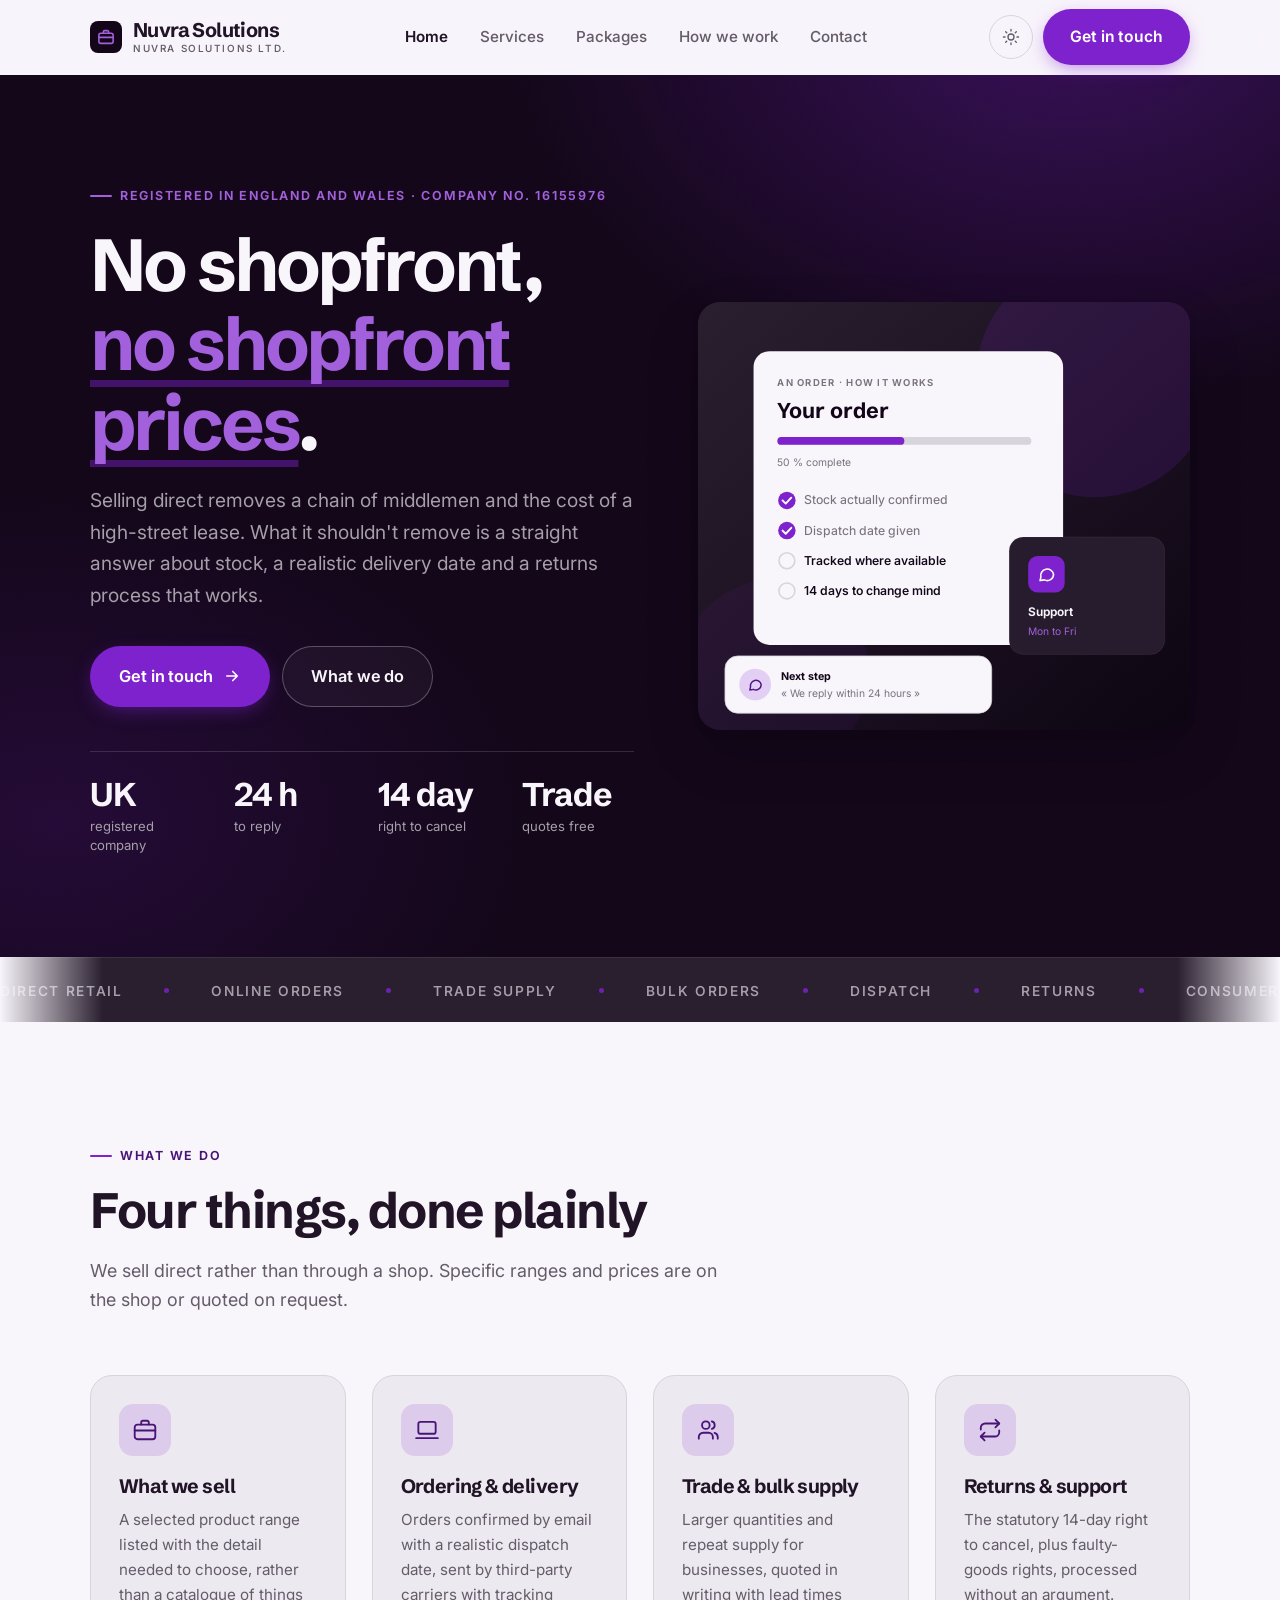
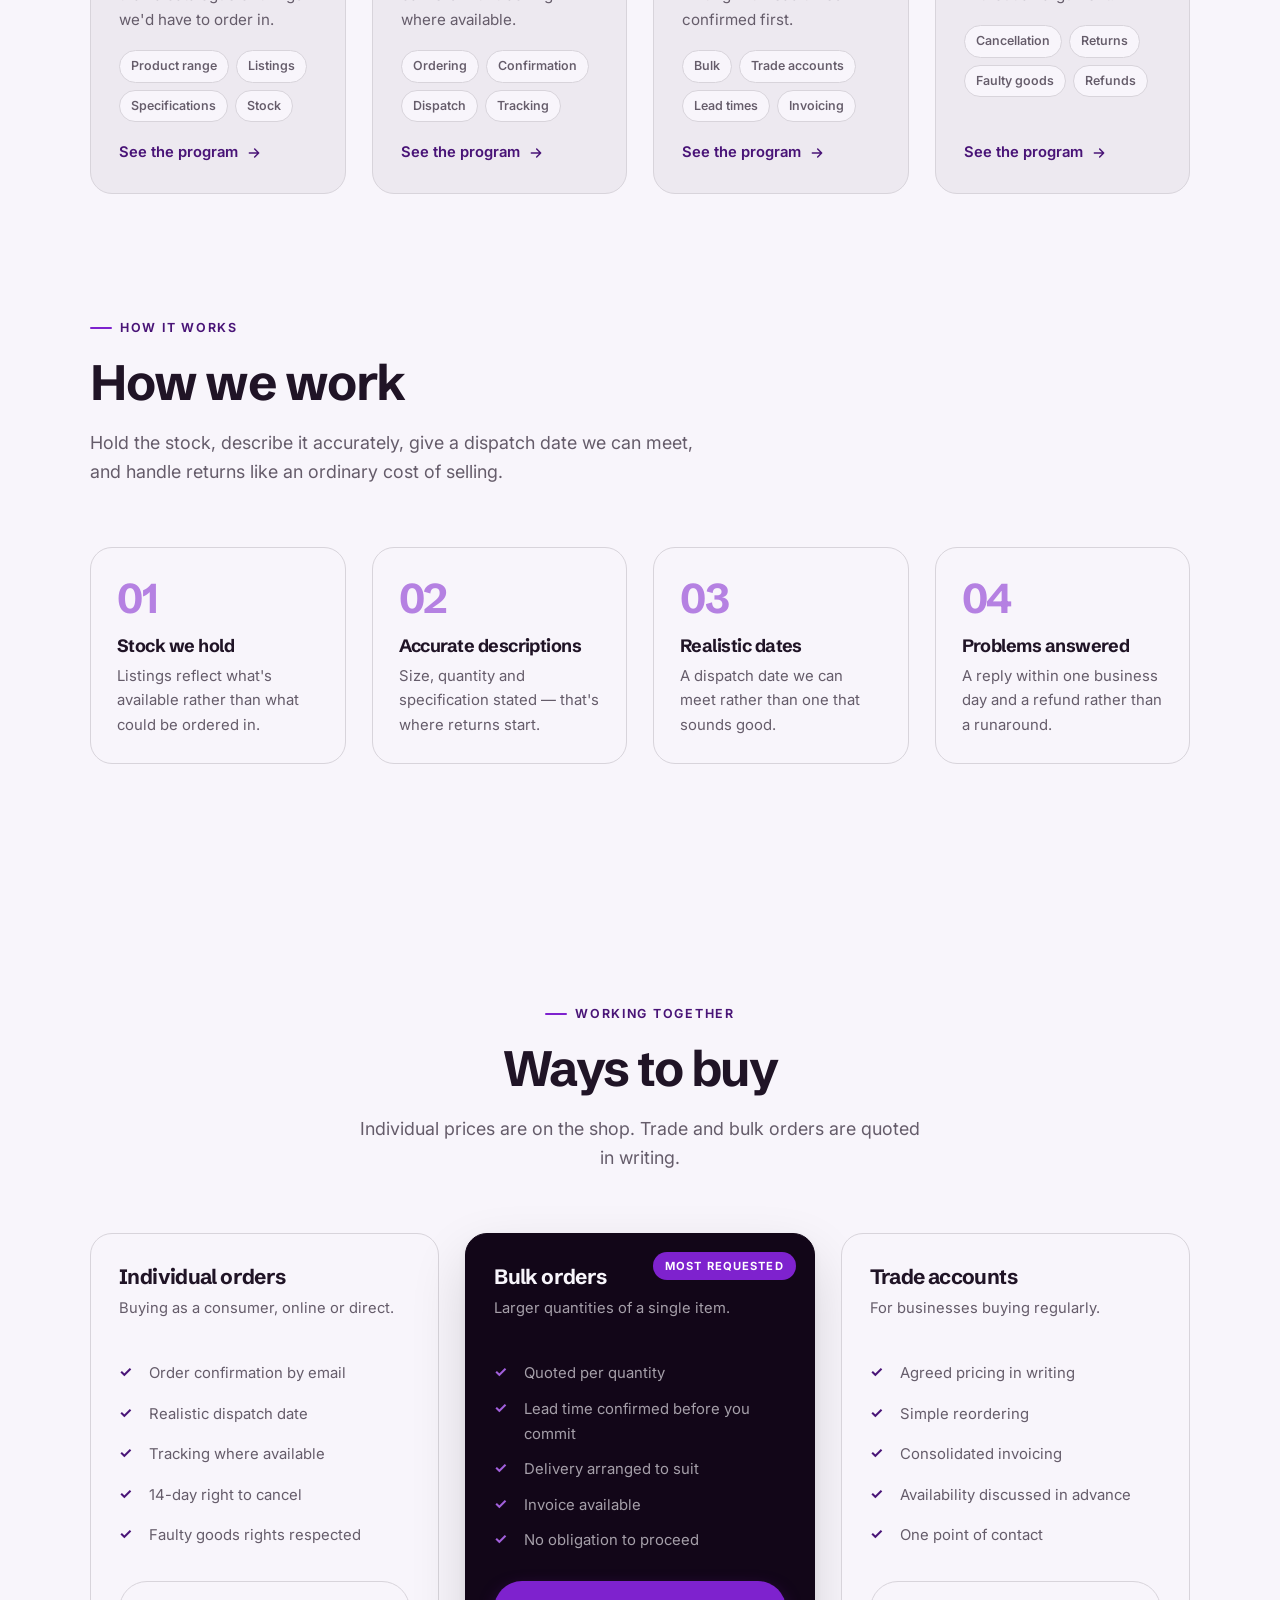
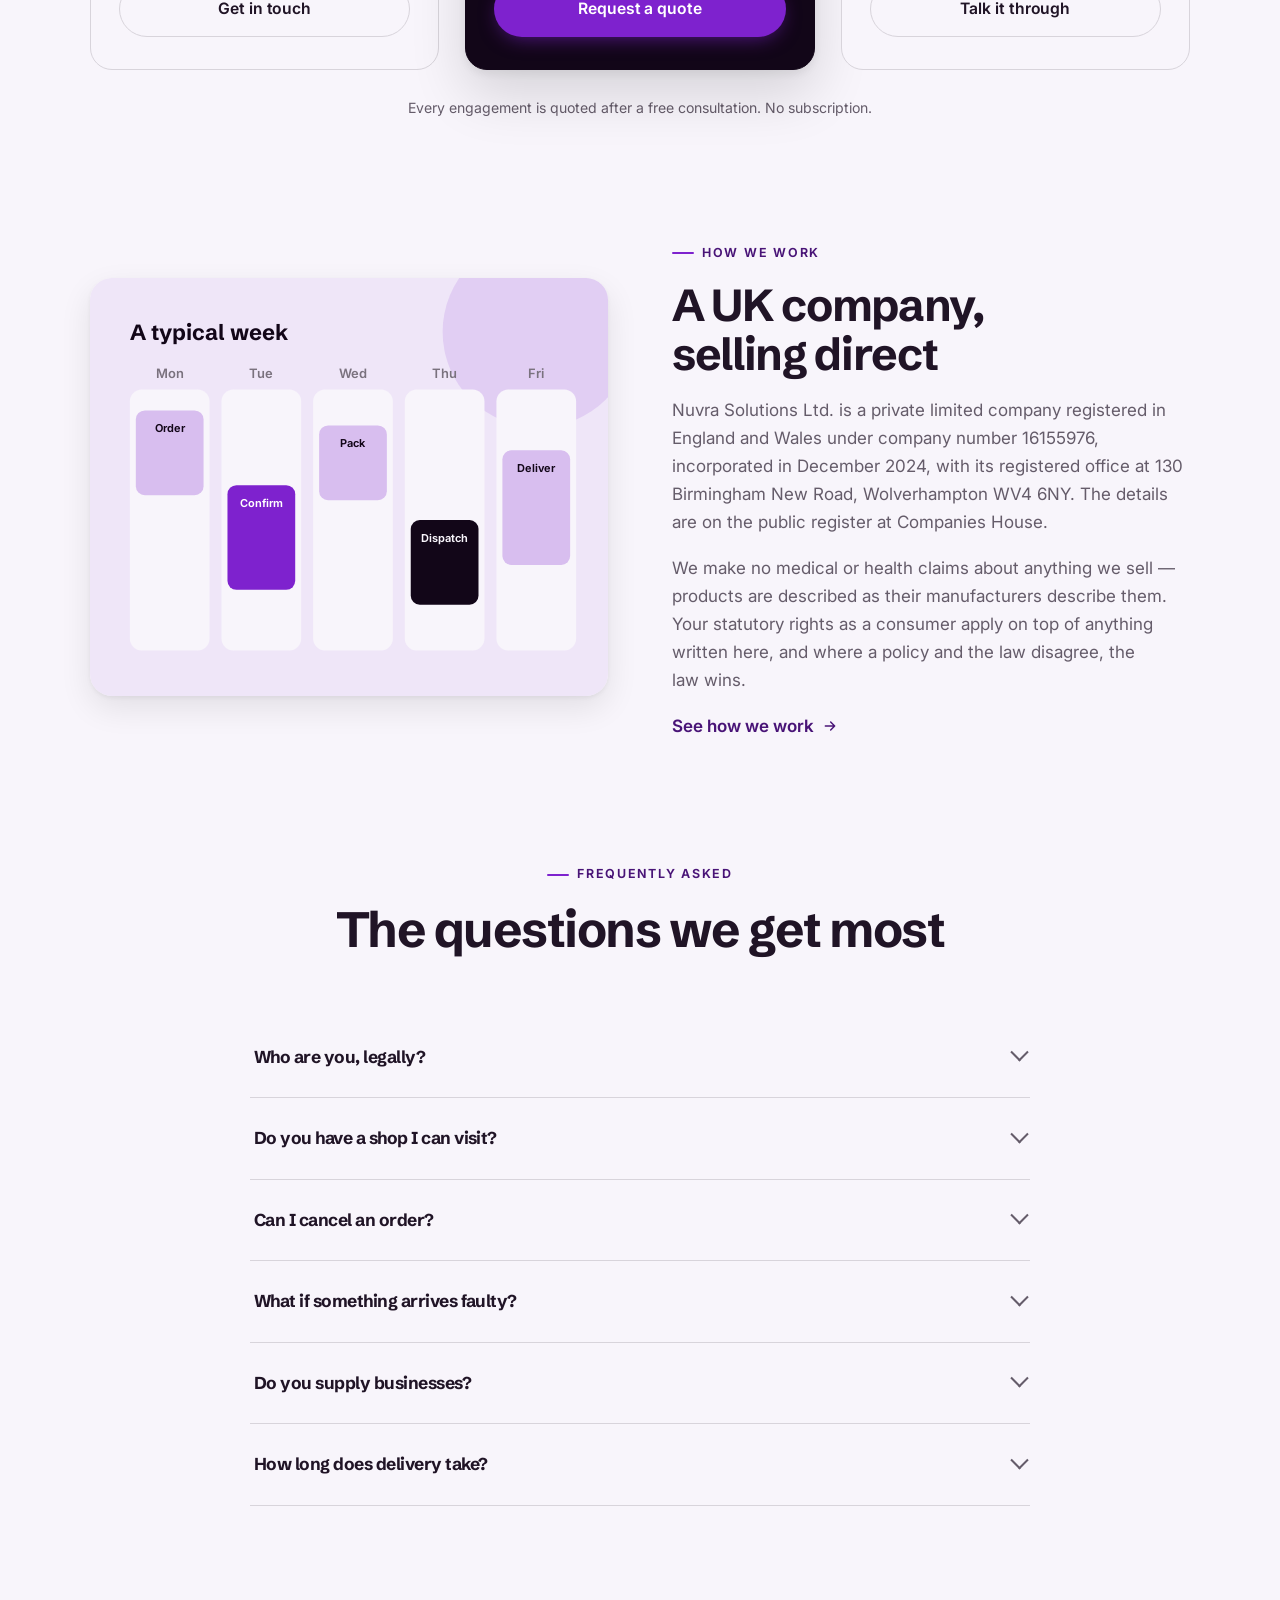
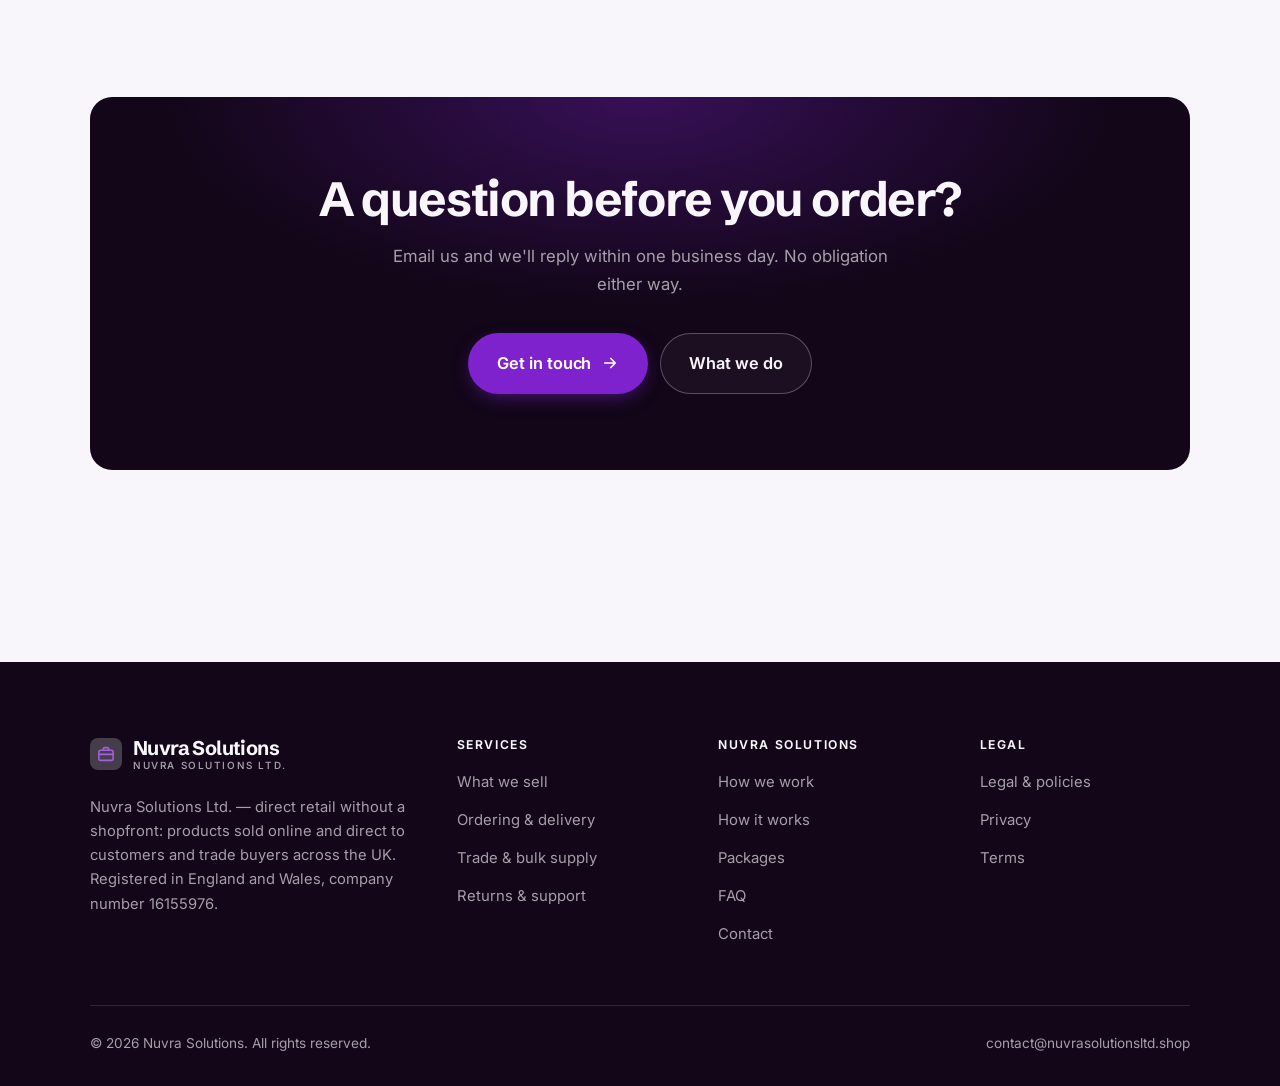
<file: index.html>
<!DOCTYPE html>
<html lang="en" class="no-js">
<head>
<meta charset="utf-8">
<meta name="viewport" content="width=device-width, initial-scale=1">
<title>Nuvra Solutions Ltd. — direct and online retail</title>
<meta name="description" content="Nuvra Solutions Ltd., a UK company selling products direct to customers and trade buyers without a shopfront: online orders, direct sales and bulk supply.">
<link rel="canonical" href="https://nuvrasolutionsltd.shop/">

<meta property="og:type" content="website">
<meta property="og:url" content="https://nuvrasolutionsltd.shop/">
<meta property="og:site_name" content="Nuvra Solutions">
<meta property="og:locale" content="en_US">
<meta property="og:title" content="Nuvra Solutions Ltd. — direct and online retail">
<meta property="og:description" content="Nuvra Solutions Ltd., a UK company selling products direct to customers and trade buyers without a shopfront: online orders, direct sales and bulk supply.">
<meta name="theme-color" content="#120618">

<link rel="icon" href="assets/img/favicon.svg" type="image/svg+xml">
<link rel="preconnect" href="https://fonts.googleapis.com">
<link rel="preconnect" href="https://fonts.gstatic.com" crossorigin>
<link rel="stylesheet" href="https://fonts.googleapis.com/css2?family=Schibsted+Grotesk:wght@400..700&family=Inter:wght@400..700&display=swap">
<link rel="stylesheet" href="assets/css/style.css">

<!-- Thème appliqué avant le premier rendu (évite le flash) -->
<script>
document.documentElement.classList.remove('no-js');
(function(){try{var t=localStorage.getItem('site-theme');if(t){document.documentElement.setAttribute('data-theme',t);}}catch(e){}})();
</script>
<script type="application/ld+json">
{
  "@context": "https://schema.org",
  "@type": "Organization",
  "name": "Nuvra Solutions",
  "url": "https://nuvrasolutionsltd.shop/",
  "email": "contact@nuvrasolutionsltd.shop",
  "description": "Nuvra Solutions Ltd., a UK company selling products direct to customers and trade buyers without a shopfront: online orders, direct sales and bulk supply.",
  "areaServed": "US",
  "knowsLanguage": "en"
}
</script>
</head>

<body>
<a class="skip-link" href="#main">Skip to main content</a>

<header class="site-header">
  <nav class="wrap nav" aria-label="Main navigation">
    <a class="brand" href="index.html">
      <svg class="brand__mark" viewBox="0 0 64 64" aria-hidden="true">
        <rect class="bm-bg" width="64" height="64" rx="16"/>
        <g class="bm-ic" transform="translate(14 14) scale(1.5)" fill="none" stroke-width="2.1" stroke-linecap="round" stroke-linejoin="round"><rect x="2.5" y="7" width="19" height="13.5" rx="2.5"/><path d="M8.5 7V5a1.5 1.5 0 0 1 1.5-1.5h4A1.5 1.5 0 0 1 15.5 5v2M2.5 12.5h19"/></g>
      </svg>
      <span>Nuvra Solutions<span class="brand__sub">Nuvra Solutions Ltd.</span></span>
    </a>

    <ul class="nav__links" id="nav-links">
      <li><a href="index.html" aria-current="page">Home</a></li>
      <li><a href="programs.html">Services</a></li>
      <li><a href="index.html#pricing">Packages</a></li>
      <li><a href="about.html">How we work</a></li>
      <li><a href="contact.html">Contact</a></li>
      <li><a class="btn btn--primary" href="contact.html">Get in touch</a></li>
    </ul>

    <div class="nav__cta">
      <button class="theme-toggle" type="button" aria-label="Switch to dark theme">
        <svg class="icon-sun" viewBox="0 0 24 24" fill="none" stroke="currentColor" stroke-width="1.8" stroke-linecap="round" aria-hidden="true"><circle cx="12" cy="12" r="4"/><path d="M12 2v2m0 16v2M2 12h2m16 0h2M4.9 4.9l1.4 1.4m11.4 11.4 1.4 1.4M19.1 4.9l-1.4 1.4M6.3 17.7l-1.4 1.4"/></svg>
        <svg class="icon-moon" viewBox="0 0 24 24" fill="none" stroke="currentColor" stroke-width="1.8" stroke-linecap="round" stroke-linejoin="round" aria-hidden="true"><path d="M21 12.8A9 9 0 1 1 11.2 3a7 7 0 0 0 9.8 9.8z"/></svg>
      </button>
      <a class="btn btn--primary" href="contact.html">Get in touch</a>
      <button class="nav__toggle" type="button" aria-expanded="false" aria-controls="nav-links" aria-label="Open menu">
        <svg class="icon-open" viewBox="0 0 24 24" fill="none" stroke="currentColor" stroke-width="2" stroke-linecap="round" aria-hidden="true"><path d="M3 6h18M3 12h18M3 18h18"/></svg>
        <svg class="icon-close" viewBox="0 0 24 24" fill="none" stroke="currentColor" stroke-width="2" stroke-linecap="round" aria-hidden="true"><path d="M6 6l12 12M18 6L6 18"/></svg>
      </button>
    </div>
  </nav>
</header>

<main id="main">

<section class="hero">
  <div class="wrap hero__inner">
    <div>
      <span class="eyebrow hero__eyebrow">Registered in England and Wales · Company no. 16155976</span>
      <h1>No shopfront,<br> <em>no shopfront prices</em>.</h1>
      <p class="hero__lede">Selling direct removes a chain of middlemen and the cost of a high-street lease. What it shouldn't remove is a straight answer about stock, a realistic delivery date and a returns process that works.</p>

      <div class="hero__actions">
        <a class="btn btn--primary btn--lg" href="contact.html">Get in touch <svg viewBox="0 0 24 24" fill="none" stroke="currentColor" stroke-width="2.2" stroke-linecap="round" stroke-linejoin="round" aria-hidden="true"><path d="M5 12h14M13 6l6 6-6 6"/></svg></a>
        <a class="btn btn--on-dark btn--lg" href="programs.html">What we do</a>
      </div>

      <ul class="hero__proof">
        <li><span class="stat__num">UK</span><span class="stat__label">registered company</span></li>
        <li><span class="stat__num">24 h</span><span class="stat__label">to reply</span></li>
        <li><span class="stat__num">14 day</span><span class="stat__label">right to cancel</span></li>
        <li><span class="stat__num">Trade</span><span class="stat__label">quotes free</span></li>
      </ul>
    </div>

    <div class="hero__art">
      <svg viewBox="0 0 620 540" role="img" aria-label="How an order with Nuvra Solutions works, from stock confirmation to the right to cancel.">
        <defs>
          <linearGradient id="hbg" x1="0" y1="0" x2="1" y2="1">
            <stop offset="0" stop-color="#2a1f2f"/><stop offset="1" stop-color="#0e0513"/>
          </linearGradient>
        </defs>
        <rect width="620" height="540" rx="22" fill="url(#hbg)"/>
        <circle cx="500" cy="96" r="150" fill="#7e22ce" opacity=".16"/>
        <circle cx="96" cy="470" r="120" fill="#7e22ce" opacity=".08"/>

        <g style="font-family: var(--font-body)">
          <!-- Carte programme -->
          <rect x="70" y="62" width="390" height="370" rx="20" fill="#f8f5fb"/>
          <text x="100" y="106" font-size="12" font-weight="650" letter-spacing="1.6" fill="#7a727e">AN ORDER · HOW IT WORKS</text>
          <text x="100" y="146" font-size="27" font-weight="700" fill="#120618" style="font-family: var(--font-display)">Your order</text>
          <rect x="100" y="170" width="320" height="10" rx="5" fill="#d8d4db"/>
          <rect x="100" y="170" width="160" height="10" rx="5" fill="#7e22ce"/>
          <text x="100" y="206" font-size="13" fill="#7a727e">50 % complete</text>
          <circle cx="112" cy="250" r="11" fill="#7e22ce"/><path d="M106.5 250l4 4 7-7.5" fill="none" stroke="#ffffff" stroke-width="2.4" stroke-linecap="round" stroke-linejoin="round"/><text x="134" y="255" font-size="15.5" fill="#7a727e" font-weight="450">Stock actually confirmed</text>
          <circle cx="112" cy="288" r="11" fill="#7e22ce"/><path d="M106.5 288l4 4 7-7.5" fill="none" stroke="#ffffff" stroke-width="2.4" stroke-linecap="round" stroke-linejoin="round"/><text x="134" y="293" font-size="15.5" fill="#7a727e" font-weight="450">Dispatch date given</text>
          <circle cx="112" cy="326" r="10" fill="none" stroke="#d8d4db" stroke-width="2"/><text x="134" y="331" font-size="15.5" fill="#120618" font-weight="560">Tracked where available</text>
          <circle cx="112" cy="364" r="10" fill="none" stroke="#d8d4db" stroke-width="2"/><text x="134" y="369" font-size="15.5" fill="#120618" font-weight="560">14 days to change mind</text>

          <!-- Carte séance -->
          <rect x="392" y="296" width="196" height="148" rx="18" fill="#271c2d" stroke="#ffffff" stroke-opacity=".08"/>
          <rect x="416" y="320" width="46" height="46" rx="12" fill="#7e22ce"/>
          <g transform="translate(427 331)" fill="none" stroke="#ffffff" color="#ffffff" stroke-width="2" stroke-linecap="round" stroke-linejoin="round"><path d="M21 12a8 8 0 0 1-11.6 7.1L4 20l1-4.6A8 8 0 1 1 21 12z"/></g>
          <text x="416" y="396" font-size="15" font-weight="650" fill="#f8f5fb">Support</text>
          <text x="416" y="420" font-size="13" fill="#a260dc">Mon to Fri</text>

          <!-- Retour du coach -->
          <rect x="34" y="446" width="336" height="72" rx="16" fill="#f8f5fb" stroke="#d8d4db"/>
          <circle cx="72" cy="482" r="20" fill="#e2cff3"/>
          <g transform="translate(62 472) scale(.84)" fill="none" stroke="#521686" stroke-width="2.2" stroke-linecap="round" stroke-linejoin="round"><path d="M21 12a8 8 0 0 1-11.6 7.1L4 20l1-4.6A8 8 0 1 1 21 12z"/></g>
          <text x="104" y="476" font-size="13.5" font-weight="700" fill="#120618">Next step</text>
          <text x="104" y="498" font-size="13" fill="#7a727e">« We reply within 24 hours »</text>
        </g>
      </svg>
    </div>
  </div>
</section>

<div class="marquee" aria-hidden="true">
  <div class="marquee__track"><span>Direct retail</span><span>Online orders</span><span>Trade supply</span><span>Bulk orders</span><span>Dispatch</span><span>Returns</span><span>Consumer rights</span><span>Stock</span><span>Delivery</span><span>Support</span><span>Direct retail</span><span>Online orders</span><span>Trade supply</span><span>Bulk orders</span><span>Dispatch</span><span>Returns</span><span>Consumer rights</span><span>Stock</span><span>Delivery</span><span>Support</span></div>
</div>

<section class="section wrap" id="programs">
  <div class="section-head reveal">
    <span class="eyebrow">What we do</span>
    <h2>Four things, done plainly</h2>
    <p>We sell direct rather than through a shop. Specific ranges and prices are on the shop or quoted on request.</p>
  </div>
  <div class="grid grid--4 reveal-group">
    <a class="card" href="programs.html#range">
      <div class="card__icon"><svg viewBox="0 0 24 24" fill="none" stroke="currentColor" stroke-width="1.7" stroke-linecap="round" stroke-linejoin="round" aria-hidden="true"><rect x="2.5" y="7" width="19" height="13.5" rx="2.5"/><path d="M8.5 7V5a1.5 1.5 0 0 1 1.5-1.5h4A1.5 1.5 0 0 1 15.5 5v2M2.5 12.5h19"/></svg></div>
      <h3>What we sell</h3>
      <p>A selected product range listed with the detail needed to choose, rather than a catalogue of things we'd have to order in.</p>
      <ul class="tags"><li>Product range</li><li>Listings</li><li>Specifications</li><li>Stock</li></ul>
      <span class="arrow-link">See the program <svg viewBox="0 0 24 24" fill="none" stroke="currentColor" stroke-width="2.2" stroke-linecap="round" stroke-linejoin="round" aria-hidden="true"><path d="M5 12h14M13 6l6 6-6 6"/></svg></span>
    </a>
    <a class="card" href="programs.html#ordering">
      <div class="card__icon"><svg viewBox="0 0 24 24" fill="none" stroke="currentColor" stroke-width="1.7" stroke-linecap="round" stroke-linejoin="round" aria-hidden="true"><rect x="4" y="4.5" width="16" height="11" rx="2"/><path d="M2 19.5h20"/></svg></div>
      <h3>Ordering &amp; delivery</h3>
      <p>Orders confirmed by email with a realistic dispatch date, sent by third-party carriers with tracking where available.</p>
      <ul class="tags"><li>Ordering</li><li>Confirmation</li><li>Dispatch</li><li>Tracking</li></ul>
      <span class="arrow-link">See the program <svg viewBox="0 0 24 24" fill="none" stroke="currentColor" stroke-width="2.2" stroke-linecap="round" stroke-linejoin="round" aria-hidden="true"><path d="M5 12h14M13 6l6 6-6 6"/></svg></span>
    </a>
    <a class="card" href="programs.html#trade">
      <div class="card__icon"><svg viewBox="0 0 24 24" fill="none" stroke="currentColor" stroke-width="1.7" stroke-linecap="round" stroke-linejoin="round" aria-hidden="true"><path d="M16.5 20v-1.5a4 4 0 0 0-4-4h-5a4 4 0 0 0-4 4V20"/><circle cx="10" cy="7.5" r="3.5"/><path d="M21 20v-1.5a4 4 0 0 0-3-3.9M15.5 4.1a3.5 3.5 0 0 1 0 6.8"/></svg></div>
      <h3>Trade &amp; bulk supply</h3>
      <p>Larger quantities and repeat supply for businesses, quoted in writing with lead times confirmed first.</p>
      <ul class="tags"><li>Bulk</li><li>Trade accounts</li><li>Lead times</li><li>Invoicing</li></ul>
      <span class="arrow-link">See the program <svg viewBox="0 0 24 24" fill="none" stroke="currentColor" stroke-width="2.2" stroke-linecap="round" stroke-linejoin="round" aria-hidden="true"><path d="M5 12h14M13 6l6 6-6 6"/></svg></span>
    </a>
    <a class="card" href="programs.html#returns">
      <div class="card__icon"><svg viewBox="0 0 24 24" fill="none" stroke="currentColor" stroke-width="1.7" stroke-linecap="round" stroke-linejoin="round" aria-hidden="true"><path d="M17 2.5l3.5 3.5L17 9.5"/><path d="M3.5 11.5V10A4 4 0 0 1 7.5 6h13M7 21.5 3.5 18 7 14.5"/><path d="M20.5 12.5V14a4 4 0 0 1-4 4h-13"/></svg></div>
      <h3>Returns &amp; support</h3>
      <p>The statutory 14-day right to cancel, plus faulty-goods rights, processed without an argument.</p>
      <ul class="tags"><li>Cancellation</li><li>Returns</li><li>Faulty goods</li><li>Refunds</li></ul>
      <span class="arrow-link">See the program <svg viewBox="0 0 24 24" fill="none" stroke="currentColor" stroke-width="2.2" stroke-linecap="round" stroke-linejoin="round" aria-hidden="true"><path d="M5 12h14M13 6l6 6-6 6"/></svg></span>
    </a>
  </div>
</section>

<section class="section section--flush wrap" id="how-it-works">
  <div class="section-head reveal">
    <span class="eyebrow">How it works</span>
    <h2>How we work</h2>
    <p>Hold the stock, describe it accurately, give a dispatch date we can meet, and handle returns like an ordinary cost of selling.</p>
  </div>
  <div class="grid grid--4 steps reveal-group">
    <article class="step">
      <h3>Stock we hold</h3>
      <p>Listings reflect what's available rather than what could be ordered in.</p>
    </article>
    <article class="step">
      <h3>Accurate descriptions</h3>
      <p>Size, quantity and specification stated — that's where returns start.</p>
    </article>
    <article class="step">
      <h3>Realistic dates</h3>
      <p>A dispatch date we can meet rather than one that sounds good.</p>
    </article>
    <article class="step">
      <h3>Problems answered</h3>
      <p>A reply within one business day and a refund rather than a runaround.</p>
    </article>
  </div>
</section>

<section class="section wrap" id="pricing">
  <div class="section-head section-head--center reveal">
    <span class="eyebrow">Working together</span>
    <h2>Ways to buy</h2>
    <p>Individual prices are on the shop. Trade and bulk orders are quoted in writing.</p>
  </div>
  <div class="grid grid--3 plans reveal-group">
    <article class="plan">
      
      <h3>Individual orders</h3>
      <p class="plan__desc">Buying as a consumer, online or direct.</p>
      
      <ul class="plan__features">
        <li>Order confirmation by email</li>
        <li>Realistic dispatch date</li>
        <li>Tracking where available</li>
        <li>14-day right to cancel</li>
        <li>Faulty goods rights respected</li>
      </ul>
      <a class="btn btn--ghost btn--block" href="contact.html">Get in touch</a>
    </article>
    <article class="plan plan--featured">
      <span class="plan__tag">Most requested</span>
      <h3>Bulk orders</h3>
      <p class="plan__desc">Larger quantities of a single item.</p>
      
      <ul class="plan__features">
        <li>Quoted per quantity</li>
        <li>Lead time confirmed before you commit</li>
        <li>Delivery arranged to suit</li>
        <li>Invoice available</li>
        <li>No obligation to proceed</li>
      </ul>
      <a class="btn btn--primary btn--block" href="contact.html">Request a quote</a>
    </article>
    <article class="plan">
      
      <h3>Trade accounts</h3>
      <p class="plan__desc">For businesses buying regularly.</p>
      
      <ul class="plan__features">
        <li>Agreed pricing in writing</li>
        <li>Simple reordering</li>
        <li>Consolidated invoicing</li>
        <li>Availability discussed in advance</li>
        <li>One point of contact</li>
      </ul>
      <a class="btn btn--ghost btn--block" href="contact.html">Talk it through</a>
    </article>
  </div>
  <p class="plans-note">Every engagement is quoted after a free consultation. No subscription.</p>
</section>

<section class="section section--flush wrap">
  <div class="split reveal">
    <div class="split__art">
      <svg viewBox="0 0 520 420" role="img" aria-label="Example of a typical week: Order, Confirm, Pack, Dispatch, Deliver.">
        <rect width="520" height="420" rx="20" fill="#efe6f8"/>
        <circle cx="450" cy="54" r="96" fill="#7e22ce" opacity=".12"/>
        <g style="font-family: var(--font-body)">
        <text x="40" y="62" font-size="22" font-weight="700" fill="#120618" style="font-family: var(--font-display)">A typical week</text>
        <text x="80" y="100" text-anchor="middle" font-size="13" font-weight="600" fill="#7a727e">Mon</text>
        <rect x="40" y="112" width="80" height="262" rx="12" fill="#f8f5fb"/>
        <rect x="46" y="133" width="68" height="85" rx="9" fill="#d8beef"/>
        <text x="80" y="155" text-anchor="middle" font-size="11" font-weight="650" fill="#120618">Order</text>
        <text x="172" y="100" text-anchor="middle" font-size="13" font-weight="600" fill="#7a727e">Tue</text>
        <rect x="132" y="112" width="80" height="262" rx="12" fill="#f8f5fb"/>
        <rect x="138" y="208" width="68" height="105" rx="9" fill="#7e22ce"/>
        <text x="172" y="230" text-anchor="middle" font-size="11" font-weight="650" fill="#ffffff">Confirm</text>
        <text x="264" y="100" text-anchor="middle" font-size="13" font-weight="600" fill="#7a727e">Wed</text>
        <rect x="224" y="112" width="80" height="262" rx="12" fill="#f8f5fb"/>
        <rect x="230" y="148" width="68" height="75" rx="9" fill="#d8beef"/>
        <text x="264" y="170" text-anchor="middle" font-size="11" font-weight="650" fill="#120618">Pack</text>
        <text x="356" y="100" text-anchor="middle" font-size="13" font-weight="600" fill="#7a727e">Thu</text>
        <rect x="316" y="112" width="80" height="262" rx="12" fill="#f8f5fb"/>
        <rect x="322" y="243" width="68" height="85" rx="9" fill="#120618"/>
        <text x="356" y="265" text-anchor="middle" font-size="11" font-weight="650" fill="#f8f5fb">Dispatch</text>
        <text x="448" y="100" text-anchor="middle" font-size="13" font-weight="600" fill="#7a727e">Fri</text>
        <rect x="408" y="112" width="80" height="262" rx="12" fill="#f8f5fb"/>
        <rect x="414" y="173" width="68" height="115" rx="9" fill="#d8beef"/>
        <text x="448" y="195" text-anchor="middle" font-size="11" font-weight="650" fill="#120618">Deliver</text>
        </g>
      </svg>
    </div>
    <div>
      <span class="eyebrow">How we work</span>
      <h2>A UK company, selling direct</h2>
      <p>Nuvra Solutions Ltd. is a private limited company registered in England and Wales under company number 16155976, incorporated in December 2024, with its registered office at 130 Birmingham New Road, Wolverhampton WV4 6NY. The details are on the public register at Companies House.</p>
      <p>We make no medical or health claims about anything we sell — products are described as their manufacturers describe them. Your statutory rights as a consumer apply on top of anything written here, and where a policy and the law disagree, the law wins.</p>
      <p><a class="arrow-link" href="about.html">See how we work <svg viewBox="0 0 24 24" fill="none" stroke="currentColor" stroke-width="2.2" stroke-linecap="round" stroke-linejoin="round" aria-hidden="true"><path d="M5 12h14M13 6l6 6-6 6"/></svg></a></p>
    </div>
  </div>
</section>

<section class="section section--flush wrap" id="faq">
  <div class="section-head section-head--center reveal">
    <span class="eyebrow">Frequently asked</span>
    <h2>The questions we get most</h2>
  </div>
  <div class="faq reveal">
    <details>
      <summary>Who are you, legally?</summary>
      <p>Nuvra Solutions Ltd., registered in England and Wales, company number 16155976, registered office 130 Birmingham New Road, Wolverhampton WV4 6NY — all verifiable at Companies House.</p>
    </details>
    <details>
      <summary>Do you have a shop I can visit?</summary>
      <p>No. We sell direct and online rather than from a retail shop, which is what keeps the pricing where it is.</p>
    </details>
    <details>
      <summary>Can I cancel an order?</summary>
      <p>If you're buying as a consumer, yes — 14 days from delivery for most orders under the Consumer Contracts Regulations 2013, and we don't make it difficult.</p>
    </details>
    <details>
      <summary>What if something arrives faulty?</summary>
      <p>You have separate rights for faulty or misdescribed goods. Email us and we'll sort it rather than quoting policy.</p>
    </details>
    <details>
      <summary>Do you supply businesses?</summary>
      <p>Yes. Bulk and trade orders are quoted in writing with lead times confirmed before you commit.</p>
    </details>
    <details>
      <summary>How long does delivery take?</summary>
      <p>[YOUR TYPICAL DELIVERY TIMES]. Delivery is by third-party carriers, so we give realistic ranges rather than promising an hour.</p>
    </details>
  </div>
</section>

<section class="wrap section--tight">
  <div class="cta-band reveal">
    <h2>A question before you order?</h2>
    <p>Email us and we'll reply within one business day. No obligation either way.</p>
    <div class="hero__actions">
      <a class="btn btn--primary btn--lg" href="contact.html">Get in touch <svg viewBox="0 0 24 24" fill="none" stroke="currentColor" stroke-width="2.2" stroke-linecap="round" stroke-linejoin="round" aria-hidden="true"><path d="M5 12h14M13 6l6 6-6 6"/></svg></a>
      <a class="btn btn--on-dark btn--lg" href="programs.html">What we do</a>
    </div>
  </div>
</section>

</main>

<footer class="site-footer">
  <div class="wrap">
    <div class="footer__grid">
      <div class="footer__brand">
        <a class="brand" href="index.html">
          <svg class="brand__mark" viewBox="0 0 64 64" aria-hidden="true">
        <rect class="bm-bg" width="64" height="64" rx="16"/>
        <g class="bm-ic" transform="translate(14 14) scale(1.5)" fill="none" stroke-width="2.1" stroke-linecap="round" stroke-linejoin="round"><rect x="2.5" y="7" width="19" height="13.5" rx="2.5"/><path d="M8.5 7V5a1.5 1.5 0 0 1 1.5-1.5h4A1.5 1.5 0 0 1 15.5 5v2M2.5 12.5h19"/></g>
      </svg>
          <span>Nuvra Solutions<span class="brand__sub">Nuvra Solutions Ltd.</span></span>
        </a>
        <p>Nuvra Solutions Ltd. — direct retail without a shopfront: products sold online and direct to customers and trade buyers across the UK. Registered in England and Wales, company number 16155976.</p>
      </div>

      <div class="footer__col">
        <h4>Services</h4>
        <ul>
          <li><a href="programs.html#range">What we sell</a></li>
          <li><a href="programs.html#ordering">Ordering &amp; delivery</a></li>
          <li><a href="programs.html#trade">Trade &amp; bulk supply</a></li>
          <li><a href="programs.html#returns">Returns &amp; support</a></li>
        </ul>
      </div>

      <div class="footer__col">
        <h4>Nuvra Solutions</h4>
        <ul>
          <li><a href="about.html">How we work</a></li>
          <li><a href="index.html#how-it-works">How it works</a></li>
          <li><a href="index.html#pricing">Packages</a></li>
          <li><a href="index.html#faq">FAQ</a></li>
          <li><a href="contact.html">Contact</a></li>
        </ul>
      </div>

      <div class="footer__col">
        <h4>Legal</h4>
        <ul>
          <li><a href="legal.html">Legal &amp; policies</a></li>
          <li><a href="legal.html#privacy">Privacy</a></li>
          <li><a href="legal.html#terms">Terms</a></li>
        </ul>
      </div>
    </div>

    <div class="footer__bottom">
      <p>© <span data-year>2026</span> Nuvra Solutions. All rights reserved.</p>
      <p><a href="mailto:contact@nuvrasolutionsltd.shop">contact@nuvrasolutionsltd.shop</a></p>
    </div>
  </div>
</footer>

<script src="assets/js/main.js" defer></script>
</body>
</html>
</file>
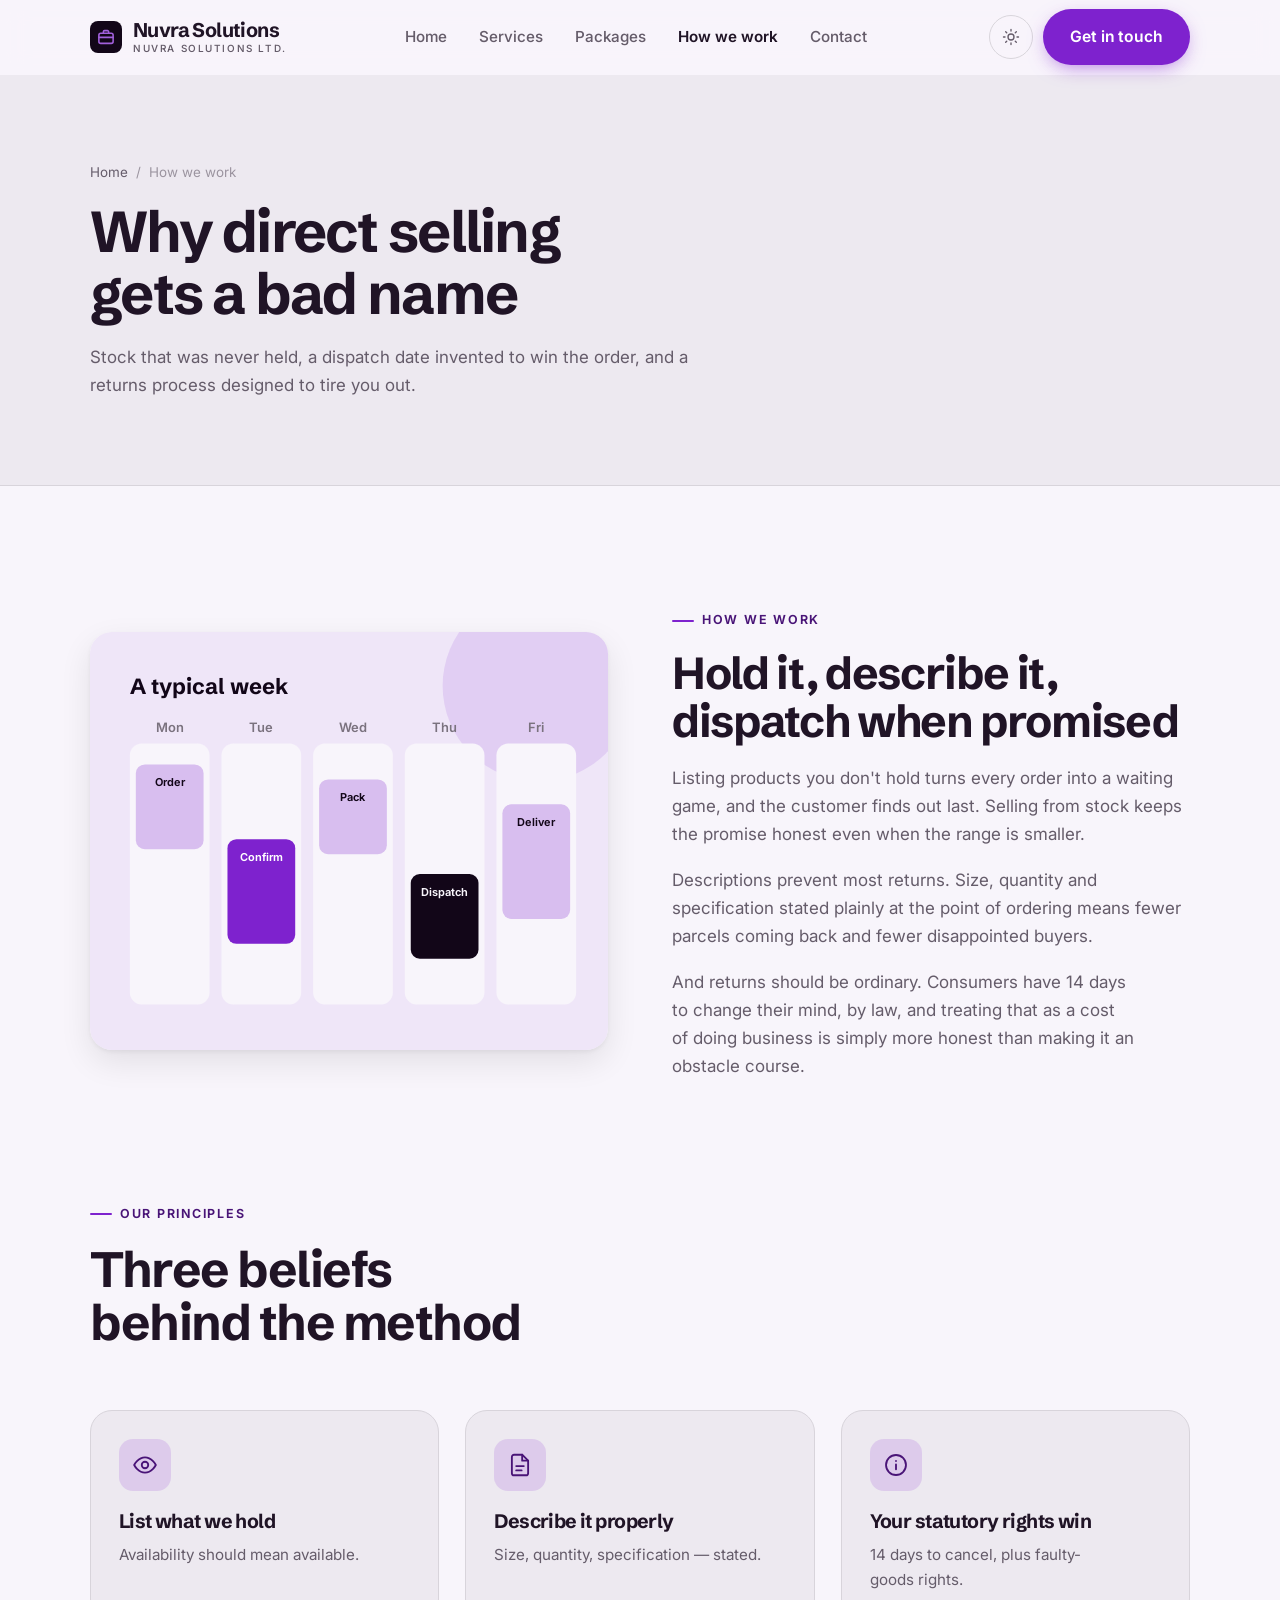
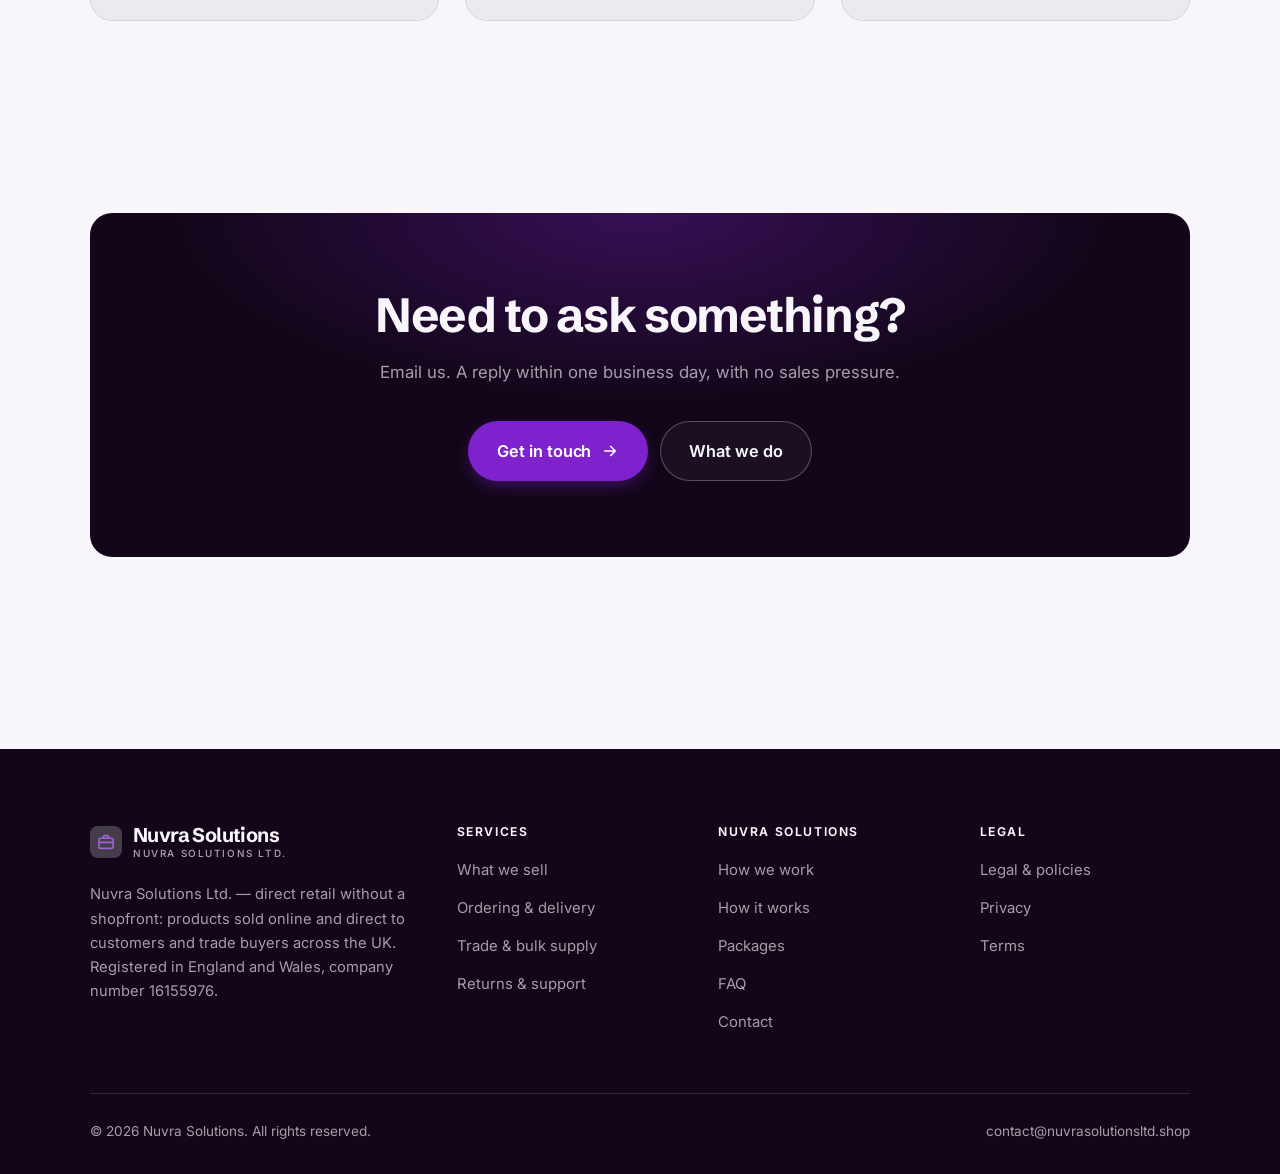
<file: about.html>
<!DOCTYPE html>
<html lang="en" class="no-js">
<head>
<meta charset="utf-8">
<meta name="viewport" content="width=device-width, initial-scale=1">
<title>How we work — Nuvra Solutions</title>
<meta name="description" content="About Nuvra Solutions Ltd., a UK direct and online retailer, company number 16155976.">
<link rel="canonical" href="https://nuvrasolutionsltd.shop/about.html">

<meta property="og:type" content="website">
<meta property="og:url" content="https://nuvrasolutionsltd.shop/about.html">
<meta property="og:site_name" content="Nuvra Solutions">
<meta property="og:locale" content="en_US">
<meta property="og:title" content="How we work — Nuvra Solutions">
<meta property="og:description" content="About Nuvra Solutions Ltd., a UK direct and online retailer, company number 16155976.">
<meta name="theme-color" content="#120618">

<link rel="icon" href="assets/img/favicon.svg" type="image/svg+xml">
<link rel="preconnect" href="https://fonts.googleapis.com">
<link rel="preconnect" href="https://fonts.gstatic.com" crossorigin>
<link rel="stylesheet" href="https://fonts.googleapis.com/css2?family=Schibsted+Grotesk:wght@400..700&family=Inter:wght@400..700&display=swap">
<link rel="stylesheet" href="assets/css/style.css">

<!-- Thème appliqué avant le premier rendu (évite le flash) -->
<script>
document.documentElement.classList.remove('no-js');
(function(){try{var t=localStorage.getItem('site-theme');if(t){document.documentElement.setAttribute('data-theme',t);}}catch(e){}})();
</script>
</head>

<body>
<a class="skip-link" href="#main">Skip to main content</a>

<header class="site-header">
  <nav class="wrap nav" aria-label="Main navigation">
    <a class="brand" href="index.html">
      <svg class="brand__mark" viewBox="0 0 64 64" aria-hidden="true">
        <rect class="bm-bg" width="64" height="64" rx="16"/>
        <g class="bm-ic" transform="translate(14 14) scale(1.5)" fill="none" stroke-width="2.1" stroke-linecap="round" stroke-linejoin="round"><rect x="2.5" y="7" width="19" height="13.5" rx="2.5"/><path d="M8.5 7V5a1.5 1.5 0 0 1 1.5-1.5h4A1.5 1.5 0 0 1 15.5 5v2M2.5 12.5h19"/></g>
      </svg>
      <span>Nuvra Solutions<span class="brand__sub">Nuvra Solutions Ltd.</span></span>
    </a>

    <ul class="nav__links" id="nav-links">
      <li><a href="index.html">Home</a></li>
      <li><a href="programs.html">Services</a></li>
      <li><a href="index.html#pricing">Packages</a></li>
      <li><a href="about.html" aria-current="page">How we work</a></li>
      <li><a href="contact.html">Contact</a></li>
      <li><a class="btn btn--primary" href="contact.html">Get in touch</a></li>
    </ul>

    <div class="nav__cta">
      <button class="theme-toggle" type="button" aria-label="Switch to dark theme">
        <svg class="icon-sun" viewBox="0 0 24 24" fill="none" stroke="currentColor" stroke-width="1.8" stroke-linecap="round" aria-hidden="true"><circle cx="12" cy="12" r="4"/><path d="M12 2v2m0 16v2M2 12h2m16 0h2M4.9 4.9l1.4 1.4m11.4 11.4 1.4 1.4M19.1 4.9l-1.4 1.4M6.3 17.7l-1.4 1.4"/></svg>
        <svg class="icon-moon" viewBox="0 0 24 24" fill="none" stroke="currentColor" stroke-width="1.8" stroke-linecap="round" stroke-linejoin="round" aria-hidden="true"><path d="M21 12.8A9 9 0 1 1 11.2 3a7 7 0 0 0 9.8 9.8z"/></svg>
      </button>
      <a class="btn btn--primary" href="contact.html">Get in touch</a>
      <button class="nav__toggle" type="button" aria-expanded="false" aria-controls="nav-links" aria-label="Open menu">
        <svg class="icon-open" viewBox="0 0 24 24" fill="none" stroke="currentColor" stroke-width="2" stroke-linecap="round" aria-hidden="true"><path d="M3 6h18M3 12h18M3 18h18"/></svg>
        <svg class="icon-close" viewBox="0 0 24 24" fill="none" stroke="currentColor" stroke-width="2" stroke-linecap="round" aria-hidden="true"><path d="M6 6l12 12M18 6L6 18"/></svg>
      </button>
    </div>
  </nav>
</header>

<main id="main">

<section class="page-head">
  <div class="wrap">
    <nav class="breadcrumb" aria-label="Breadcrumb">
      <a href="index.html">Home</a><span>/</span><span aria-current="page">How we work</span>
    </nav>
    <h1>Why direct selling gets a bad name</h1>
    <p>Stock that was never held, a dispatch date invented to win the order, and a returns process designed to tire you out.</p>
  </div>
</section>

<section class="section wrap">
  <div class="split reveal">
    <div class="split__art">
      <svg viewBox="0 0 520 420" role="img" aria-label="Example of a typical week: Order, Confirm, Pack, Dispatch, Deliver.">
        <rect width="520" height="420" rx="20" fill="#efe6f8"/>
        <circle cx="450" cy="54" r="96" fill="#7e22ce" opacity=".12"/>
        <g style="font-family: var(--font-body)">
        <text x="40" y="62" font-size="22" font-weight="700" fill="#120618" style="font-family: var(--font-display)">A typical week</text>
        <text x="80" y="100" text-anchor="middle" font-size="13" font-weight="600" fill="#7a727e">Mon</text>
        <rect x="40" y="112" width="80" height="262" rx="12" fill="#f8f5fb"/>
        <rect x="46" y="133" width="68" height="85" rx="9" fill="#d8beef"/>
        <text x="80" y="155" text-anchor="middle" font-size="11" font-weight="650" fill="#120618">Order</text>
        <text x="172" y="100" text-anchor="middle" font-size="13" font-weight="600" fill="#7a727e">Tue</text>
        <rect x="132" y="112" width="80" height="262" rx="12" fill="#f8f5fb"/>
        <rect x="138" y="208" width="68" height="105" rx="9" fill="#7e22ce"/>
        <text x="172" y="230" text-anchor="middle" font-size="11" font-weight="650" fill="#ffffff">Confirm</text>
        <text x="264" y="100" text-anchor="middle" font-size="13" font-weight="600" fill="#7a727e">Wed</text>
        <rect x="224" y="112" width="80" height="262" rx="12" fill="#f8f5fb"/>
        <rect x="230" y="148" width="68" height="75" rx="9" fill="#d8beef"/>
        <text x="264" y="170" text-anchor="middle" font-size="11" font-weight="650" fill="#120618">Pack</text>
        <text x="356" y="100" text-anchor="middle" font-size="13" font-weight="600" fill="#7a727e">Thu</text>
        <rect x="316" y="112" width="80" height="262" rx="12" fill="#f8f5fb"/>
        <rect x="322" y="243" width="68" height="85" rx="9" fill="#120618"/>
        <text x="356" y="265" text-anchor="middle" font-size="11" font-weight="650" fill="#f8f5fb">Dispatch</text>
        <text x="448" y="100" text-anchor="middle" font-size="13" font-weight="600" fill="#7a727e">Fri</text>
        <rect x="408" y="112" width="80" height="262" rx="12" fill="#f8f5fb"/>
        <rect x="414" y="173" width="68" height="115" rx="9" fill="#d8beef"/>
        <text x="448" y="195" text-anchor="middle" font-size="11" font-weight="650" fill="#120618">Deliver</text>
        </g>
      </svg>
    </div>
    <div>
      <span class="eyebrow">How we work</span>
      <h2>Hold it, describe it, dispatch when promised</h2>
      <p>Listing products you don't hold turns every order into a waiting game, and the customer finds out last. Selling from stock keeps the promise honest even when the range is smaller.</p>
      <p>Descriptions prevent most returns. Size, quantity and specification stated plainly at the point of ordering means fewer parcels coming back and fewer disappointed buyers.</p>
      <p>And returns should be ordinary. Consumers have 14 days to change their mind, by law, and treating that as a cost of doing business is simply more honest than making it an obstacle course.</p>
      <!--
        TO DO: add a short introduction of the coach (name, real background),
        with a photo if possible. Do not invent credentials — see README.md.
      -->
    </div>
  </div>
</section>

<section class="section section--flush wrap">
  <div class="section-head reveal">
    <span class="eyebrow">Our principles</span>
    <h2>Three beliefs behind the method</h2>
  </div>
  <div class="grid grid--3 reveal-group">
    <article class="card">
      <div class="card__icon"><svg viewBox="0 0 24 24" fill="none" stroke="currentColor" stroke-width="1.7" stroke-linecap="round" stroke-linejoin="round" aria-hidden="true"><path d="M2 12s3.6-7 10-7 10 7 10 7-3.6 7-10 7S2 12 2 12z"/><circle cx="12" cy="12" r="3"/></svg></div>
      <h3>List what we hold</h3>
      <p>Availability should mean available.</p>
    </article>
    <article class="card">
      <div class="card__icon"><svg viewBox="0 0 24 24" fill="none" stroke="currentColor" stroke-width="1.7" stroke-linecap="round" stroke-linejoin="round" aria-hidden="true"><path d="M14 2.5H6.5A2 2 0 0 0 4.5 4.5v15a2 2 0 0 0 2 2h11a2 2 0 0 0 2-2V8z"/><path d="M14 2.5V8h5.5M8.5 13h7M8.5 17h5"/></svg></div>
      <h3>Describe it properly</h3>
      <p>Size, quantity, specification — stated.</p>
    </article>
    <article class="card">
      <div class="card__icon"><svg viewBox="0 0 24 24" fill="none" stroke="currentColor" stroke-width="1.7" stroke-linecap="round" stroke-linejoin="round" aria-hidden="true"><circle cx="12" cy="12" r="9.2"/><path d="M12 16v-4.5M12 8.2v.1"/></svg></div>
      <h3>Your statutory rights win</h3>
      <p>14 days to cancel, plus faulty-goods rights.</p>
    </article>
  </div>
</section>

<section class="wrap section--tight">
  <div class="cta-band reveal">
    <h2>Need to ask something?</h2>
    <p>Email us. A reply within one business day, with no sales pressure.</p>
    <div class="hero__actions">
      <a class="btn btn--primary btn--lg" href="contact.html">Get in touch <svg viewBox="0 0 24 24" fill="none" stroke="currentColor" stroke-width="2.2" stroke-linecap="round" stroke-linejoin="round" aria-hidden="true"><path d="M5 12h14M13 6l6 6-6 6"/></svg></a>
      <a class="btn btn--on-dark btn--lg" href="programs.html">What we do</a>
    </div>
  </div>
</section>

</main>

<footer class="site-footer">
  <div class="wrap">
    <div class="footer__grid">
      <div class="footer__brand">
        <a class="brand" href="index.html">
          <svg class="brand__mark" viewBox="0 0 64 64" aria-hidden="true">
        <rect class="bm-bg" width="64" height="64" rx="16"/>
        <g class="bm-ic" transform="translate(14 14) scale(1.5)" fill="none" stroke-width="2.1" stroke-linecap="round" stroke-linejoin="round"><rect x="2.5" y="7" width="19" height="13.5" rx="2.5"/><path d="M8.5 7V5a1.5 1.5 0 0 1 1.5-1.5h4A1.5 1.5 0 0 1 15.5 5v2M2.5 12.5h19"/></g>
      </svg>
          <span>Nuvra Solutions<span class="brand__sub">Nuvra Solutions Ltd.</span></span>
        </a>
        <p>Nuvra Solutions Ltd. — direct retail without a shopfront: products sold online and direct to customers and trade buyers across the UK. Registered in England and Wales, company number 16155976.</p>
      </div>

      <div class="footer__col">
        <h4>Services</h4>
        <ul>
          <li><a href="programs.html#range">What we sell</a></li>
          <li><a href="programs.html#ordering">Ordering &amp; delivery</a></li>
          <li><a href="programs.html#trade">Trade &amp; bulk supply</a></li>
          <li><a href="programs.html#returns">Returns &amp; support</a></li>
        </ul>
      </div>

      <div class="footer__col">
        <h4>Nuvra Solutions</h4>
        <ul>
          <li><a href="about.html">How we work</a></li>
          <li><a href="index.html#how-it-works">How it works</a></li>
          <li><a href="index.html#pricing">Packages</a></li>
          <li><a href="index.html#faq">FAQ</a></li>
          <li><a href="contact.html">Contact</a></li>
        </ul>
      </div>

      <div class="footer__col">
        <h4>Legal</h4>
        <ul>
          <li><a href="legal.html">Legal &amp; policies</a></li>
          <li><a href="legal.html#privacy">Privacy</a></li>
          <li><a href="legal.html#terms">Terms</a></li>
        </ul>
      </div>
    </div>

    <div class="footer__bottom">
      <p>© <span data-year>2026</span> Nuvra Solutions. All rights reserved.</p>
      <p><a href="mailto:contact@nuvrasolutionsltd.shop">contact@nuvrasolutionsltd.shop</a></p>
    </div>
  </div>
</footer>

<script src="assets/js/main.js" defer></script>
</body>
</html>
</file>
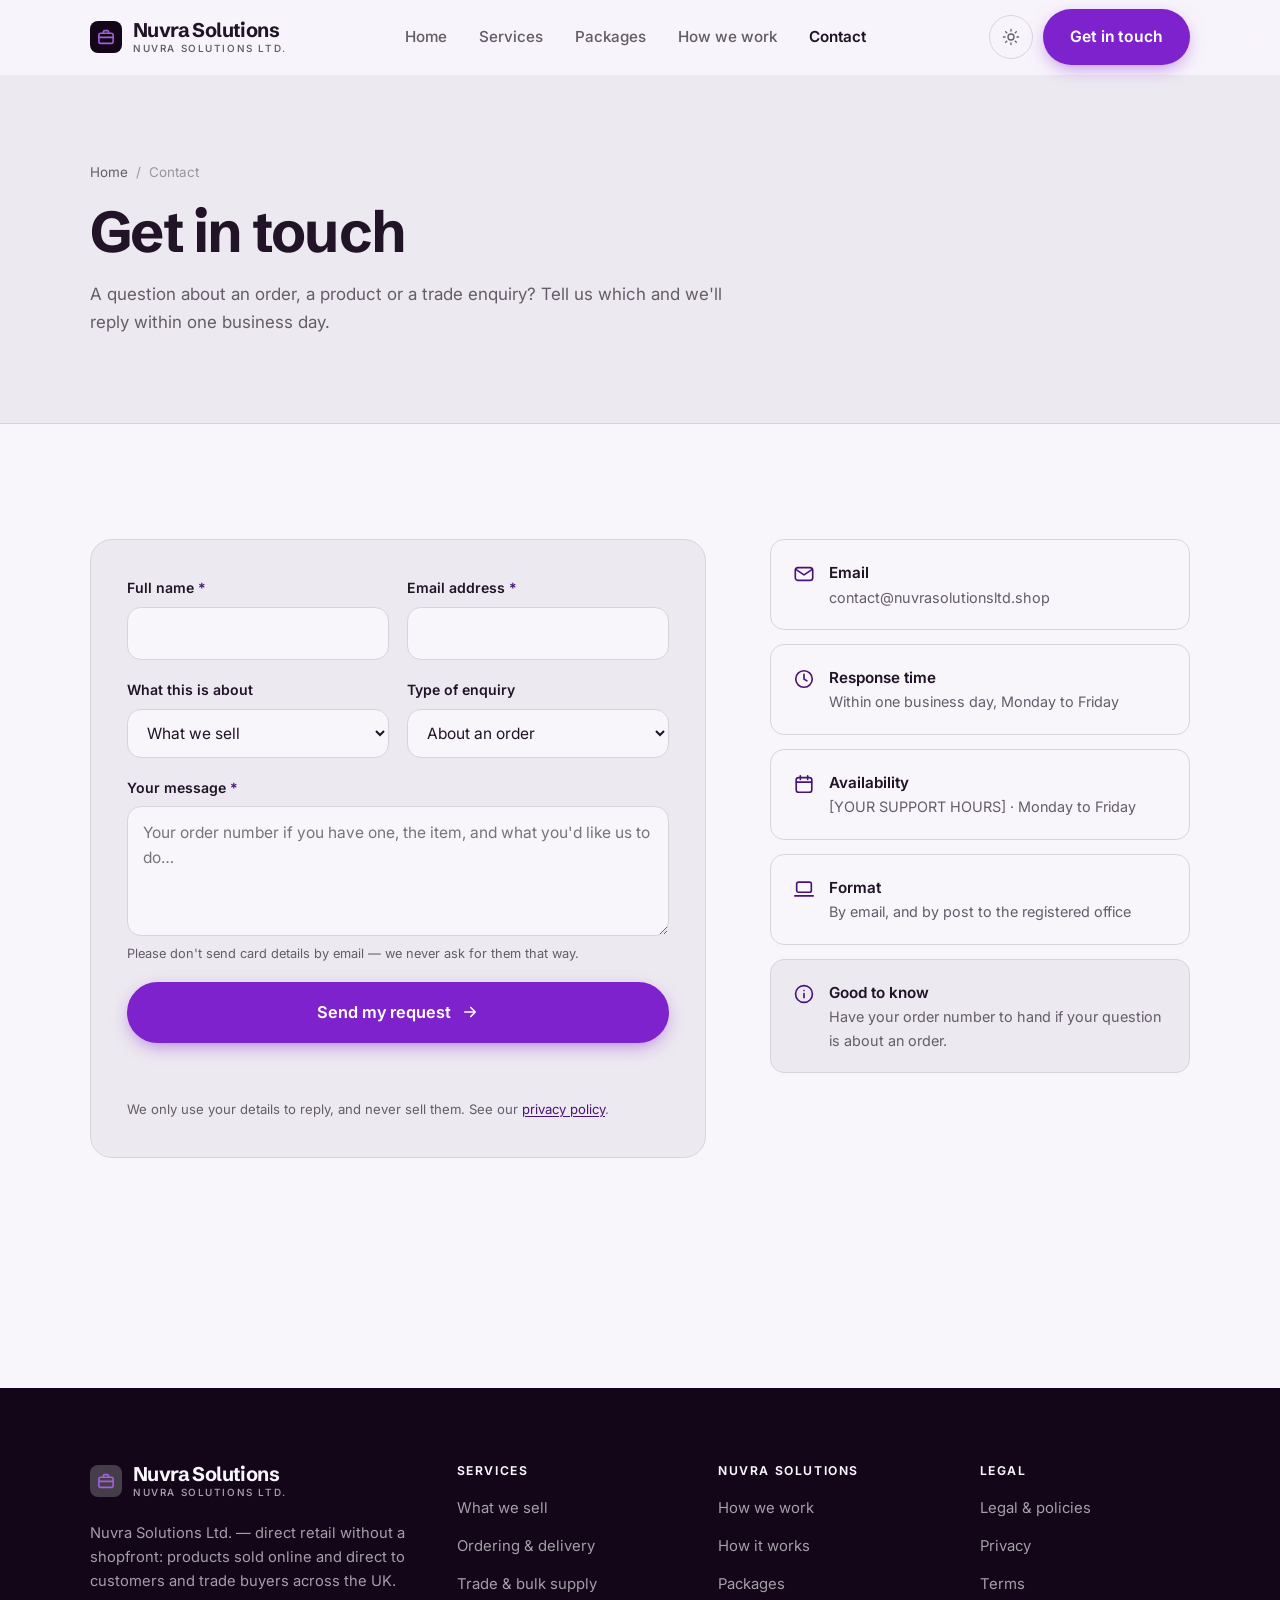
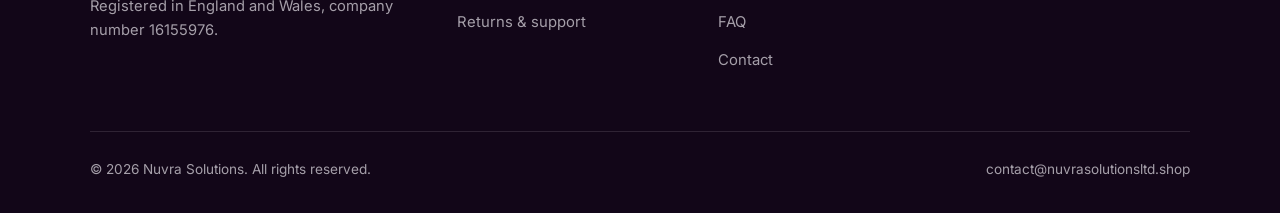
<file: contact.html>
<!DOCTYPE html>
<html lang="en" class="no-js">
<head>
<meta charset="utf-8">
<meta name="viewport" content="width=device-width, initial-scale=1">
<title>Contact — Nuvra Solutions</title>
<meta name="description" content="Contact Nuvra Solutions Ltd. We reply within one business day.">
<link rel="canonical" href="https://nuvrasolutionsltd.shop/contact.html">

<meta property="og:type" content="website">
<meta property="og:url" content="https://nuvrasolutionsltd.shop/contact.html">
<meta property="og:site_name" content="Nuvra Solutions">
<meta property="og:locale" content="en_US">
<meta property="og:title" content="Contact — Nuvra Solutions">
<meta property="og:description" content="Contact Nuvra Solutions Ltd. We reply within one business day.">
<meta name="theme-color" content="#120618">

<link rel="icon" href="assets/img/favicon.svg" type="image/svg+xml">
<link rel="preconnect" href="https://fonts.googleapis.com">
<link rel="preconnect" href="https://fonts.gstatic.com" crossorigin>
<link rel="stylesheet" href="https://fonts.googleapis.com/css2?family=Schibsted+Grotesk:wght@400..700&family=Inter:wght@400..700&display=swap">
<link rel="stylesheet" href="assets/css/style.css">

<!-- Thème appliqué avant le premier rendu (évite le flash) -->
<script>
document.documentElement.classList.remove('no-js');
(function(){try{var t=localStorage.getItem('site-theme');if(t){document.documentElement.setAttribute('data-theme',t);}}catch(e){}})();
</script>
</head>

<body>
<a class="skip-link" href="#main">Skip to main content</a>

<header class="site-header">
  <nav class="wrap nav" aria-label="Main navigation">
    <a class="brand" href="index.html">
      <svg class="brand__mark" viewBox="0 0 64 64" aria-hidden="true">
        <rect class="bm-bg" width="64" height="64" rx="16"/>
        <g class="bm-ic" transform="translate(14 14) scale(1.5)" fill="none" stroke-width="2.1" stroke-linecap="round" stroke-linejoin="round"><rect x="2.5" y="7" width="19" height="13.5" rx="2.5"/><path d="M8.5 7V5a1.5 1.5 0 0 1 1.5-1.5h4A1.5 1.5 0 0 1 15.5 5v2M2.5 12.5h19"/></g>
      </svg>
      <span>Nuvra Solutions<span class="brand__sub">Nuvra Solutions Ltd.</span></span>
    </a>

    <ul class="nav__links" id="nav-links">
      <li><a href="index.html">Home</a></li>
      <li><a href="programs.html">Services</a></li>
      <li><a href="index.html#pricing">Packages</a></li>
      <li><a href="about.html">How we work</a></li>
      <li><a href="contact.html" aria-current="page">Contact</a></li>
      <li><a class="btn btn--primary" href="contact.html">Get in touch</a></li>
    </ul>

    <div class="nav__cta">
      <button class="theme-toggle" type="button" aria-label="Switch to dark theme">
        <svg class="icon-sun" viewBox="0 0 24 24" fill="none" stroke="currentColor" stroke-width="1.8" stroke-linecap="round" aria-hidden="true"><circle cx="12" cy="12" r="4"/><path d="M12 2v2m0 16v2M2 12h2m16 0h2M4.9 4.9l1.4 1.4m11.4 11.4 1.4 1.4M19.1 4.9l-1.4 1.4M6.3 17.7l-1.4 1.4"/></svg>
        <svg class="icon-moon" viewBox="0 0 24 24" fill="none" stroke="currentColor" stroke-width="1.8" stroke-linecap="round" stroke-linejoin="round" aria-hidden="true"><path d="M21 12.8A9 9 0 1 1 11.2 3a7 7 0 0 0 9.8 9.8z"/></svg>
      </button>
      <a class="btn btn--primary" href="contact.html">Get in touch</a>
      <button class="nav__toggle" type="button" aria-expanded="false" aria-controls="nav-links" aria-label="Open menu">
        <svg class="icon-open" viewBox="0 0 24 24" fill="none" stroke="currentColor" stroke-width="2" stroke-linecap="round" aria-hidden="true"><path d="M3 6h18M3 12h18M3 18h18"/></svg>
        <svg class="icon-close" viewBox="0 0 24 24" fill="none" stroke="currentColor" stroke-width="2" stroke-linecap="round" aria-hidden="true"><path d="M6 6l12 12M18 6L6 18"/></svg>
      </button>
    </div>
  </nav>
</header>

<main id="main">

<section class="page-head">
  <div class="wrap">
    <nav class="breadcrumb" aria-label="Breadcrumb">
      <a href="index.html">Home</a><span>/</span><span aria-current="page">Contact</span>
    </nav>
    <h1>Get in touch</h1>
    <p>A question about an order, a product or a trade enquiry? Tell us which and we'll reply within one business day.</p>
  </div>
</section>

<section class="section wrap">
  <div class="form-layout">

    <!--
      FORM: the action attribute holds a placeholder id. Create a free form at
      https://formspree.io and replace VOTRE_ID_FORMSPREE. Until then, the button
      opens the visitor's email app with a pre-filled message to contact@nuvrasolutionsltd.shop.
    -->
    <form class="form" id="contact-form" action="https://formspree.io/f/VOTRE_ID_FORMSPREE" method="POST"
          data-email="contact@nuvrasolutionsltd.shop" data-subject="Enquiry"
          data-msg-mail="Your email app will open with the message ready to send." data-msg-sending="Sending…"
          data-msg-ok="Thanks! Your message is on its way. We reply within one business day." data-msg-err="Sending failed. Please email us directly at">
      <div class="form__row">
        <div class="field">
          <label for="nom">Full name <span class="req" aria-hidden="true">*</span></label>
          <input type="text" id="nom" name="nom" autocomplete="name" required>
        </div>
        <div class="field">
          <label for="email">Email address <span class="req" aria-hidden="true">*</span></label>
          <input type="email" id="email" name="email" autocomplete="email" required>
        </div>
      </div>

      <div class="form__row">
        <div class="field">
          <label for="programme">What this is about</label>
          <select id="programme" name="programme">
            <option>What we sell</option>
            <option>Ordering &amp; delivery</option>
            <option>Trade &amp; bulk supply</option>
            <option>Returns &amp; support</option>
            <option>Not sure yet</option>
          </select>
        </div>
        <div class="field">
          <label for="niveau">Type of enquiry</label>
          <select id="niveau" name="niveau">
            <option>About an order</option>
            <option>Before ordering</option>
            <option>Return or refund</option>
            <option>Trade or bulk</option>
          </select>
        </div>
      </div>

      <div class="field">
        <label for="message">Your message <span class="req" aria-hidden="true">*</span></label>
        <textarea id="message" name="message" required placeholder="Your order number if you have one, the item, and what you'd like us to do…"></textarea>
        <span class="field__hint">Please don't send card details by email — we never ask for them that way.</span>
      </div>

      <!-- Bot trap: hidden from humans -->
      <div class="visually-hidden" aria-hidden="true">
        <label for="site-web">Leave this field empty</label>
        <input type="text" id="site-web" name="_gotcha" tabindex="-1" autocomplete="off">
      </div>

      <button class="btn btn--primary btn--lg" type="submit">Send my request <svg viewBox="0 0 24 24" fill="none" stroke="currentColor" stroke-width="2.2" stroke-linecap="round" stroke-linejoin="round" aria-hidden="true"><path d="M5 12h14M13 6l6 6-6 6"/></svg></button>

      <p id="form-status" class="form__status" role="status" aria-live="polite"></p>

      <p class="form__note">
        We only use your details to reply, and never sell them. See our <a href="legal.html#privacy">privacy policy</a>.
      </p>
    </form>

    <aside class="contact-aside">
      <div class="contact-card">
        <svg viewBox="0 0 24 24" fill="none" stroke="currentColor" stroke-width="1.8" stroke-linecap="round" stroke-linejoin="round" aria-hidden="true"><rect x="2.5" y="5" width="19" height="14" rx="3"/><path d="M3 7l9 6 9-6"/></svg>
        <div><b>Email</b><a href="mailto:contact@nuvrasolutionsltd.shop">contact@nuvrasolutionsltd.shop</a></div>
      </div>
      <div class="contact-card">
        <svg viewBox="0 0 24 24" fill="none" stroke="currentColor" stroke-width="1.8" stroke-linecap="round" stroke-linejoin="round" aria-hidden="true"><circle cx="12" cy="12" r="9"/><path d="M12 7v5l3.2 2"/></svg>
        <div><b>Response time</b><span>Within one business day, Monday to Friday</span></div>
      </div>
      <div class="contact-card">
        <svg viewBox="0 0 24 24" fill="none" stroke="currentColor" stroke-width="1.8" stroke-linecap="round" stroke-linejoin="round" aria-hidden="true"><rect x="3.5" y="5" width="17" height="16" rx="2.5"/><path d="M8 3v4M16 3v4M3.5 10h17"/></svg>
        <div><b>Availability</b><span>[YOUR SUPPORT HOURS] · Monday to Friday</span></div>
      </div>
      <div class="contact-card">
        <svg viewBox="0 0 24 24" fill="none" stroke="currentColor" stroke-width="1.8" stroke-linecap="round" stroke-linejoin="round" aria-hidden="true"><rect x="4" y="4.5" width="16" height="11" rx="2"/><path d="M2 19.5h20"/></svg>
        <div><b>Format</b><span>By email, and by post to the registered office</span></div>
      </div>
      <div class="contact-card contact-card--soft">
        <svg viewBox="0 0 24 24" fill="none" stroke="currentColor" stroke-width="1.8" stroke-linecap="round" stroke-linejoin="round" aria-hidden="true"><circle cx="12" cy="12" r="9.2"/><path d="M12 16v-4.5M12 8.2v.1"/></svg>
        <div><b>Good to know</b><span>Have your order number to hand if your question is about an order.</span></div>
      </div>
    </aside>

  </div>
</section>

</main>

<footer class="site-footer">
  <div class="wrap">
    <div class="footer__grid">
      <div class="footer__brand">
        <a class="brand" href="index.html">
          <svg class="brand__mark" viewBox="0 0 64 64" aria-hidden="true">
        <rect class="bm-bg" width="64" height="64" rx="16"/>
        <g class="bm-ic" transform="translate(14 14) scale(1.5)" fill="none" stroke-width="2.1" stroke-linecap="round" stroke-linejoin="round"><rect x="2.5" y="7" width="19" height="13.5" rx="2.5"/><path d="M8.5 7V5a1.5 1.5 0 0 1 1.5-1.5h4A1.5 1.5 0 0 1 15.5 5v2M2.5 12.5h19"/></g>
      </svg>
          <span>Nuvra Solutions<span class="brand__sub">Nuvra Solutions Ltd.</span></span>
        </a>
        <p>Nuvra Solutions Ltd. — direct retail without a shopfront: products sold online and direct to customers and trade buyers across the UK. Registered in England and Wales, company number 16155976.</p>
      </div>

      <div class="footer__col">
        <h4>Services</h4>
        <ul>
          <li><a href="programs.html#range">What we sell</a></li>
          <li><a href="programs.html#ordering">Ordering &amp; delivery</a></li>
          <li><a href="programs.html#trade">Trade &amp; bulk supply</a></li>
          <li><a href="programs.html#returns">Returns &amp; support</a></li>
        </ul>
      </div>

      <div class="footer__col">
        <h4>Nuvra Solutions</h4>
        <ul>
          <li><a href="about.html">How we work</a></li>
          <li><a href="index.html#how-it-works">How it works</a></li>
          <li><a href="index.html#pricing">Packages</a></li>
          <li><a href="index.html#faq">FAQ</a></li>
          <li><a href="contact.html">Contact</a></li>
        </ul>
      </div>

      <div class="footer__col">
        <h4>Legal</h4>
        <ul>
          <li><a href="legal.html">Legal &amp; policies</a></li>
          <li><a href="legal.html#privacy">Privacy</a></li>
          <li><a href="legal.html#terms">Terms</a></li>
        </ul>
      </div>
    </div>

    <div class="footer__bottom">
      <p>© <span data-year>2026</span> Nuvra Solutions. All rights reserved.</p>
      <p><a href="mailto:contact@nuvrasolutionsltd.shop">contact@nuvrasolutionsltd.shop</a></p>
    </div>
  </div>
</footer>

<script src="assets/js/main.js" defer></script>
</body>
</html>
</file>
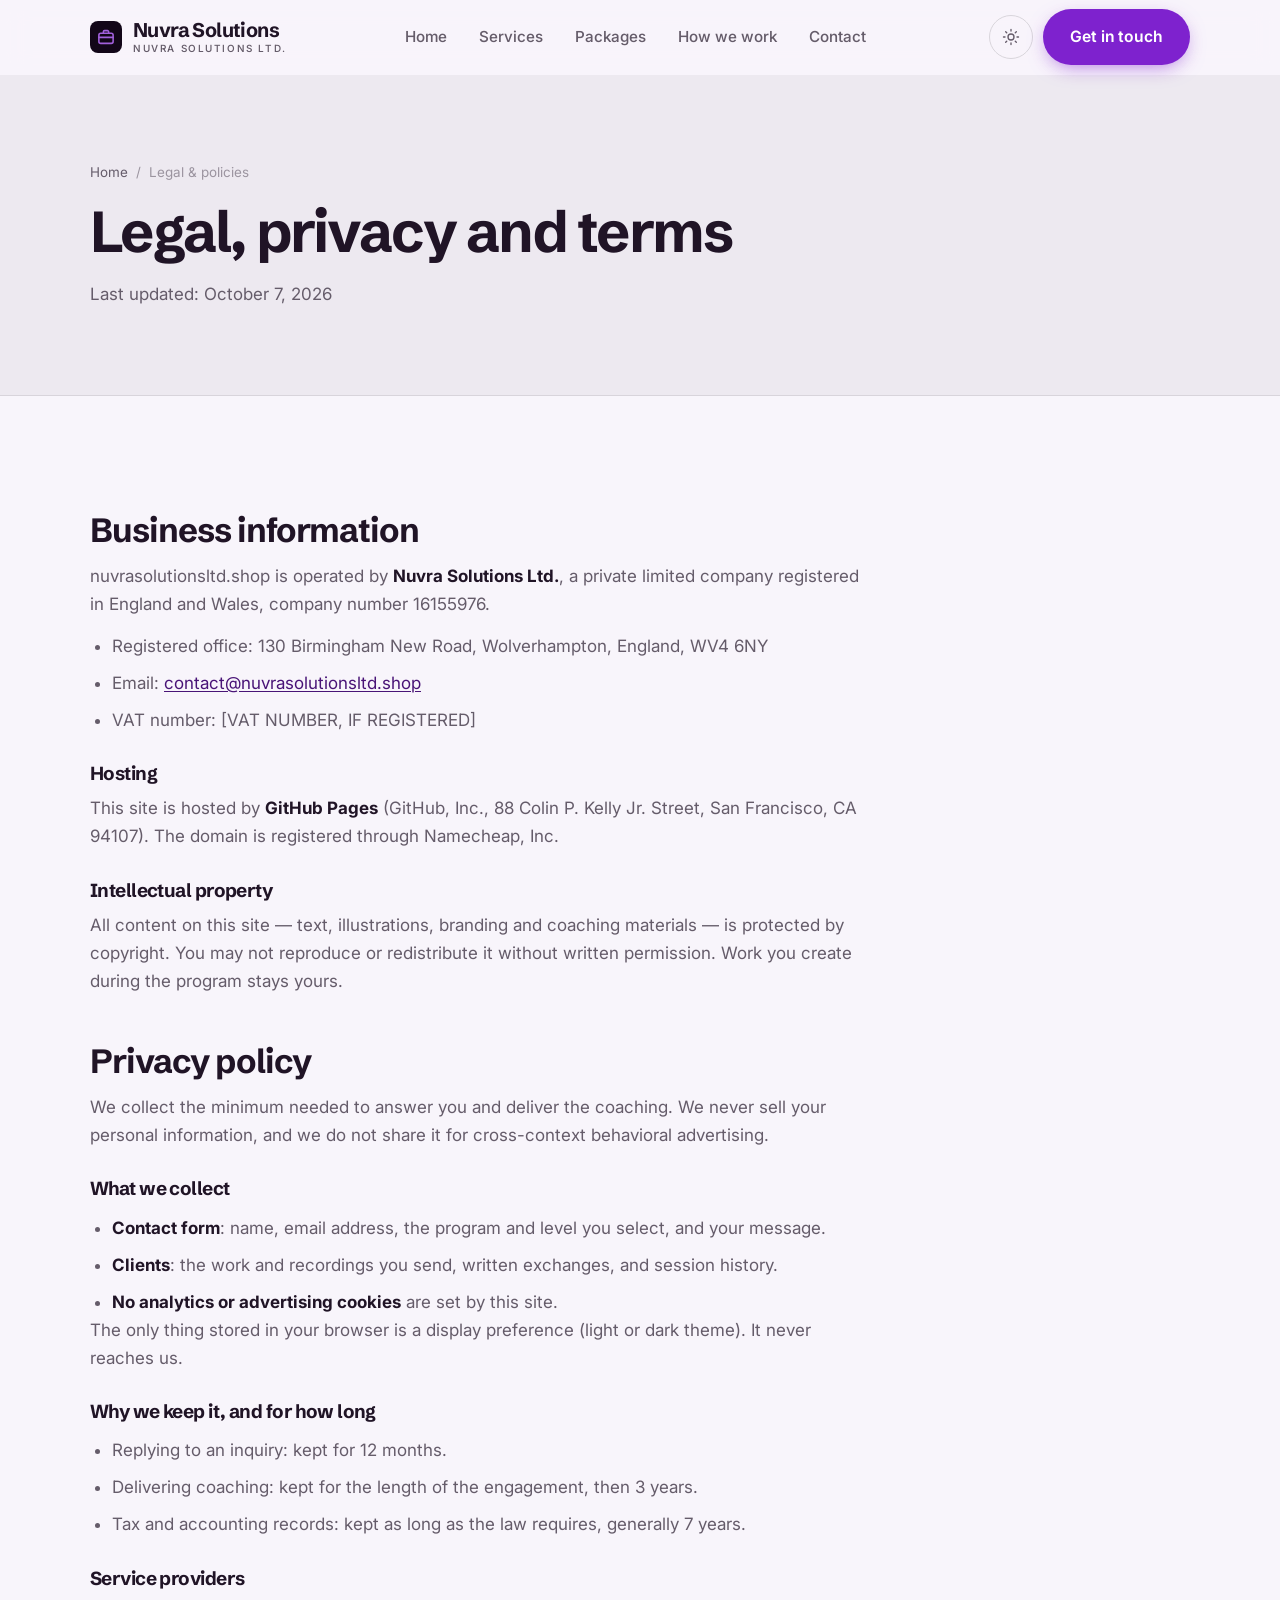
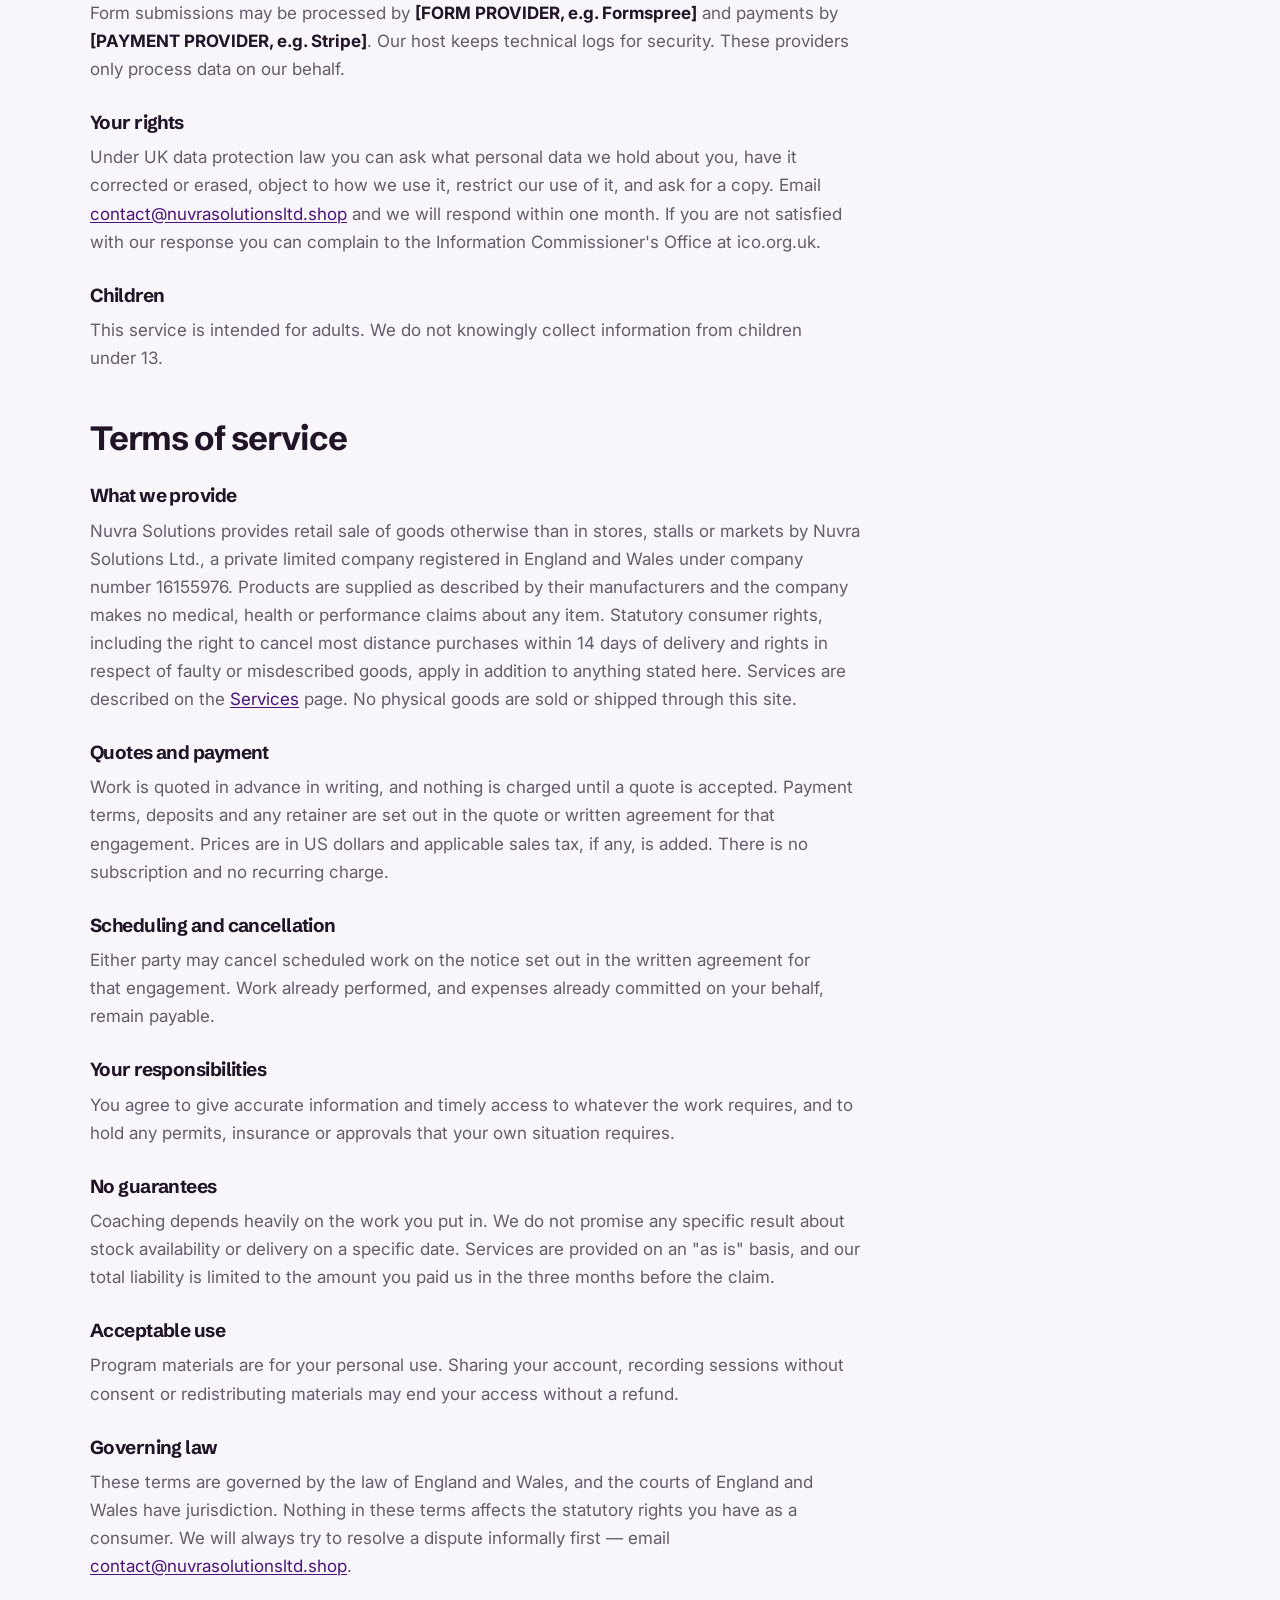
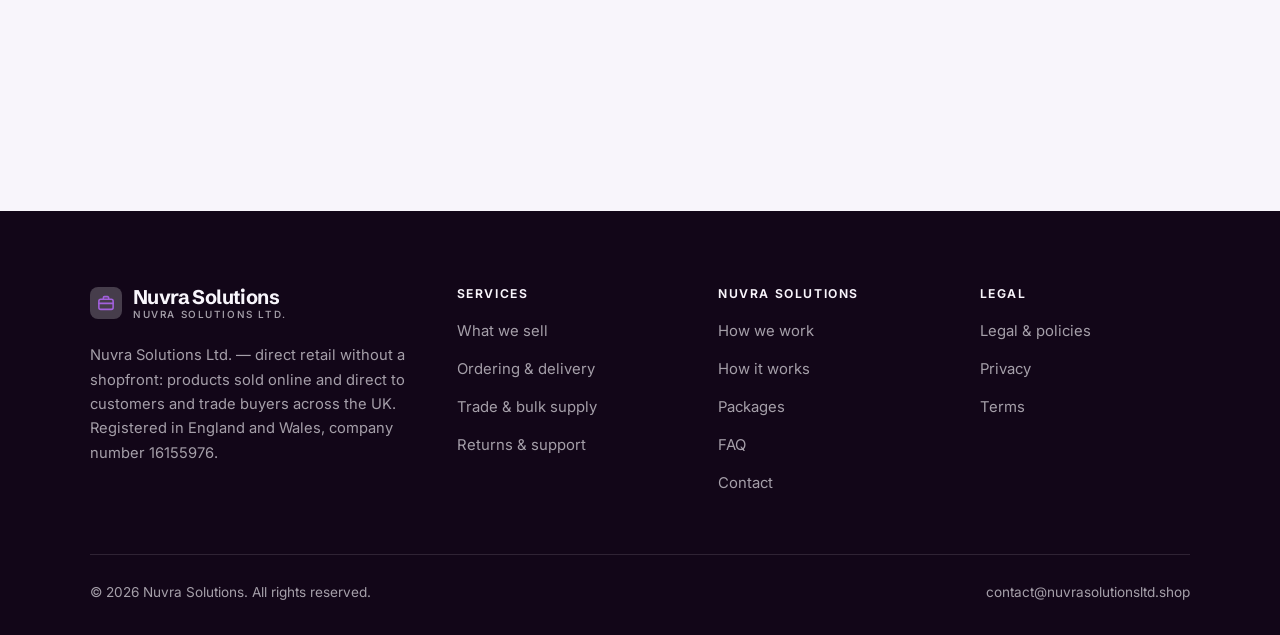
<file: legal.html>
<!DOCTYPE html>
<html lang="en" class="no-js">
<head>
<meta charset="utf-8">
<meta name="viewport" content="width=device-width, initial-scale=1">
<title>Legal, privacy and terms — Nuvra Solutions</title>
<meta name="description" content="Business information, privacy policy and terms of service for Nuvra Solutions.">
<meta name="robots" content="noindex">

<meta property="og:type" content="website">
<meta property="og:url" content="https://nuvrasolutionsltd.shop/legal.html">
<meta property="og:site_name" content="Nuvra Solutions">
<meta property="og:locale" content="en_US">
<meta property="og:title" content="Legal, privacy and terms — Nuvra Solutions">
<meta property="og:description" content="Business information, privacy policy and terms of service for Nuvra Solutions.">
<meta name="theme-color" content="#120618">

<link rel="icon" href="assets/img/favicon.svg" type="image/svg+xml">
<link rel="preconnect" href="https://fonts.googleapis.com">
<link rel="preconnect" href="https://fonts.gstatic.com" crossorigin>
<link rel="stylesheet" href="https://fonts.googleapis.com/css2?family=Schibsted+Grotesk:wght@400..700&family=Inter:wght@400..700&display=swap">
<link rel="stylesheet" href="assets/css/style.css">

<!-- Thème appliqué avant le premier rendu (évite le flash) -->
<script>
document.documentElement.classList.remove('no-js');
(function(){try{var t=localStorage.getItem('site-theme');if(t){document.documentElement.setAttribute('data-theme',t);}}catch(e){}})();
</script>
</head>

<body>
<a class="skip-link" href="#main">Skip to main content</a>

<header class="site-header">
  <nav class="wrap nav" aria-label="Main navigation">
    <a class="brand" href="index.html">
      <svg class="brand__mark" viewBox="0 0 64 64" aria-hidden="true">
        <rect class="bm-bg" width="64" height="64" rx="16"/>
        <g class="bm-ic" transform="translate(14 14) scale(1.5)" fill="none" stroke-width="2.1" stroke-linecap="round" stroke-linejoin="round"><rect x="2.5" y="7" width="19" height="13.5" rx="2.5"/><path d="M8.5 7V5a1.5 1.5 0 0 1 1.5-1.5h4A1.5 1.5 0 0 1 15.5 5v2M2.5 12.5h19"/></g>
      </svg>
      <span>Nuvra Solutions<span class="brand__sub">Nuvra Solutions Ltd.</span></span>
    </a>

    <ul class="nav__links" id="nav-links">
      <li><a href="index.html">Home</a></li>
      <li><a href="programs.html">Services</a></li>
      <li><a href="index.html#pricing">Packages</a></li>
      <li><a href="about.html">How we work</a></li>
      <li><a href="contact.html">Contact</a></li>
      <li><a class="btn btn--primary" href="contact.html">Get in touch</a></li>
    </ul>

    <div class="nav__cta">
      <button class="theme-toggle" type="button" aria-label="Switch to dark theme">
        <svg class="icon-sun" viewBox="0 0 24 24" fill="none" stroke="currentColor" stroke-width="1.8" stroke-linecap="round" aria-hidden="true"><circle cx="12" cy="12" r="4"/><path d="M12 2v2m0 16v2M2 12h2m16 0h2M4.9 4.9l1.4 1.4m11.4 11.4 1.4 1.4M19.1 4.9l-1.4 1.4M6.3 17.7l-1.4 1.4"/></svg>
        <svg class="icon-moon" viewBox="0 0 24 24" fill="none" stroke="currentColor" stroke-width="1.8" stroke-linecap="round" stroke-linejoin="round" aria-hidden="true"><path d="M21 12.8A9 9 0 1 1 11.2 3a7 7 0 0 0 9.8 9.8z"/></svg>
      </button>
      <a class="btn btn--primary" href="contact.html">Get in touch</a>
      <button class="nav__toggle" type="button" aria-expanded="false" aria-controls="nav-links" aria-label="Open menu">
        <svg class="icon-open" viewBox="0 0 24 24" fill="none" stroke="currentColor" stroke-width="2" stroke-linecap="round" aria-hidden="true"><path d="M3 6h18M3 12h18M3 18h18"/></svg>
        <svg class="icon-close" viewBox="0 0 24 24" fill="none" stroke="currentColor" stroke-width="2" stroke-linecap="round" aria-hidden="true"><path d="M6 6l12 12M18 6L6 18"/></svg>
      </button>
    </div>
  </nav>
</header>

<main id="main">

<section class="page-head">
  <div class="wrap">
    <nav class="breadcrumb" aria-label="Breadcrumb">
      <a href="index.html">Home</a><span>/</span><span aria-current="page">Legal &amp; policies</span>
    </nav>
    <h1>Legal, privacy and terms</h1>
    <p>Last updated: <time datetime="2026-10-07">October 7, 2026</time></p>
  </div>
</section>

<section class="section wrap">
  <div class="prose">

    <!--
      TO DO: this is a skeleton, not legal advice. Replace every [BRACKET] with
      your real details before selling, and have a lawyer review it if you can.
      Consumer protection rules differ by state.
    -->

    <h2 id="business">Business information</h2>
    <p>
      nuvrasolutionsltd.shop is operated by <strong>Nuvra Solutions Ltd.</strong>, a private limited
      company registered in England and Wales, company number 16155976.
    </p>
    <ul>
      <li>Registered office: 130 Birmingham New Road, Wolverhampton, England, WV4 6NY</li>
      <li>Email: <a href="mailto:contact@nuvrasolutionsltd.shop">contact@nuvrasolutionsltd.shop</a></li>
      <li>VAT number: [VAT NUMBER, IF REGISTERED]</li>
    </ul>

    <h3>Hosting</h3>
    <p>
      This site is hosted by <strong>GitHub Pages</strong> (GitHub, Inc., 88 Colin P. Kelly Jr. Street,
      San Francisco, CA 94107). The domain is registered through Namecheap, Inc.
    </p>

    <h3>Intellectual property</h3>
    <p>
      All content on this site — text, illustrations, branding and coaching materials — is protected by
      copyright. You may not reproduce or redistribute it without written permission. Work you create during
      the program stays yours.
    </p>

    <h2 id="privacy">Privacy policy</h2>
    <p>
      We collect the minimum needed to answer you and deliver the coaching. We never sell your personal
      information, and we do not share it for cross-context behavioral advertising.
    </p>
    <h3>What we collect</h3>
    <ul>
      <li><strong>Contact form</strong>: name, email address, the program and level you select, and your message.</li>
      <li><strong>Clients</strong>: the work and recordings you send, written exchanges, and session history.</li>
      <li><strong>No analytics or advertising cookies</strong> are set by this site.</li>
    </ul>
    <p>
      The only thing stored in your browser is a display preference (light or dark theme). It never reaches us.
    </p>
    <h3>Why we keep it, and for how long</h3>
    <ul>
      <li>Replying to an inquiry: kept for 12 months.</li>
      <li>Delivering coaching: kept for the length of the engagement, then 3 years.</li>
      <li>Tax and accounting records: kept as long as the law requires, generally 7 years.</li>
    </ul>
    <h3>Service providers</h3>
    <p>
      Form submissions may be processed by <strong>[FORM PROVIDER, e.g. Formspree]</strong> and payments by
      <strong>[PAYMENT PROVIDER, e.g. Stripe]</strong>. Our host keeps technical logs for security. These
      providers only process data on our behalf.
    </p>
    <h3>Your rights</h3>
    <p>
      Under UK data protection law you can ask what personal data we hold about you, have it corrected or
      erased, object to how we use it, restrict our use of it, and ask for a copy. Email
      <a href="mailto:contact@nuvrasolutionsltd.shop">contact@nuvrasolutionsltd.shop</a> and we will respond within one month. If you are not satisfied with
      our response you can complain to the Information Commissioner's Office at ico.org.uk.
    </p>
    <h3>Children</h3>
    <p>
      This service is intended for adults. We do not knowingly collect information from children under 13.
    </p>

    <h2 id="terms">Terms of service</h2>
    <h3>What we provide</h3>
    <p>
      Nuvra Solutions provides retail sale of goods otherwise than in stores, stalls or markets by Nuvra Solutions Ltd., a private limited company registered in England and Wales under company number 16155976. Products are supplied as described by their manufacturers and the company makes no medical, health or performance claims about any item. Statutory consumer rights, including the right to cancel most distance purchases within 14 days of delivery and rights in respect of faulty or misdescribed goods, apply in addition to anything stated here. Services are described on the
      <a href="programs.html">Services</a> page. No physical goods are sold or shipped through this site.
    </p>
    <h3>Quotes and payment</h3>
    <p>
      Work is quoted in advance in writing, and nothing is charged until a quote is accepted. Payment terms,
      deposits and any retainer are set out in the quote or written agreement for that engagement. Prices are in
      US dollars and applicable sales tax, if any, is added. There is no subscription and no recurring charge.
    </p>
    <h3>Scheduling and cancellation</h3>
    <p>
      Either party may cancel scheduled work on the notice set out in the written agreement for that engagement.
      Work already performed, and expenses already committed on your behalf, remain payable.
    </p>
    <h3>Your responsibilities</h3>
    <p>
      You agree to give accurate information and timely access to whatever the work requires, and to hold any
      permits, insurance or approvals that your own situation requires.
    </p>

    <h3>No guarantees</h3>
    <p>
      Coaching depends heavily on the work you put in. We do not promise any specific result
      about stock availability or delivery on a specific date. Services are provided on an "as is" basis, and our total
      liability is limited to the amount you paid us in the three months before the claim.
    </p>
    <h3>Acceptable use</h3>
    <p>
      Program materials are for your personal use. Sharing your account, recording sessions without consent
      or redistributing materials may end your access without a refund.
    </p>
    <h3>Governing law</h3>
    <p>
      These terms are governed by the law of England and Wales, and the courts of England and Wales have
      jurisdiction. Nothing in these terms affects the statutory rights you have as a consumer. We will always
      try to resolve a dispute informally first — email <a href="mailto:contact@nuvrasolutionsltd.shop">contact@nuvrasolutionsltd.shop</a>.
    </p>

  </div>
</section>

</main>

<footer class="site-footer">
  <div class="wrap">
    <div class="footer__grid">
      <div class="footer__brand">
        <a class="brand" href="index.html">
          <svg class="brand__mark" viewBox="0 0 64 64" aria-hidden="true">
        <rect class="bm-bg" width="64" height="64" rx="16"/>
        <g class="bm-ic" transform="translate(14 14) scale(1.5)" fill="none" stroke-width="2.1" stroke-linecap="round" stroke-linejoin="round"><rect x="2.5" y="7" width="19" height="13.5" rx="2.5"/><path d="M8.5 7V5a1.5 1.5 0 0 1 1.5-1.5h4A1.5 1.5 0 0 1 15.5 5v2M2.5 12.5h19"/></g>
      </svg>
          <span>Nuvra Solutions<span class="brand__sub">Nuvra Solutions Ltd.</span></span>
        </a>
        <p>Nuvra Solutions Ltd. — direct retail without a shopfront: products sold online and direct to customers and trade buyers across the UK. Registered in England and Wales, company number 16155976.</p>
      </div>

      <div class="footer__col">
        <h4>Services</h4>
        <ul>
          <li><a href="programs.html#range">What we sell</a></li>
          <li><a href="programs.html#ordering">Ordering &amp; delivery</a></li>
          <li><a href="programs.html#trade">Trade &amp; bulk supply</a></li>
          <li><a href="programs.html#returns">Returns &amp; support</a></li>
        </ul>
      </div>

      <div class="footer__col">
        <h4>Nuvra Solutions</h4>
        <ul>
          <li><a href="about.html">How we work</a></li>
          <li><a href="index.html#how-it-works">How it works</a></li>
          <li><a href="index.html#pricing">Packages</a></li>
          <li><a href="index.html#faq">FAQ</a></li>
          <li><a href="contact.html">Contact</a></li>
        </ul>
      </div>

      <div class="footer__col">
        <h4>Legal</h4>
        <ul>
          <li><a href="legal.html">Legal &amp; policies</a></li>
          <li><a href="legal.html#privacy">Privacy</a></li>
          <li><a href="legal.html#terms">Terms</a></li>
        </ul>
      </div>
    </div>

    <div class="footer__bottom">
      <p>© <span data-year>2026</span> Nuvra Solutions. All rights reserved.</p>
      <p><a href="mailto:contact@nuvrasolutionsltd.shop">contact@nuvrasolutionsltd.shop</a></p>
    </div>
  </div>
</footer>

<script src="assets/js/main.js" defer></script>
</body>
</html>
</file>
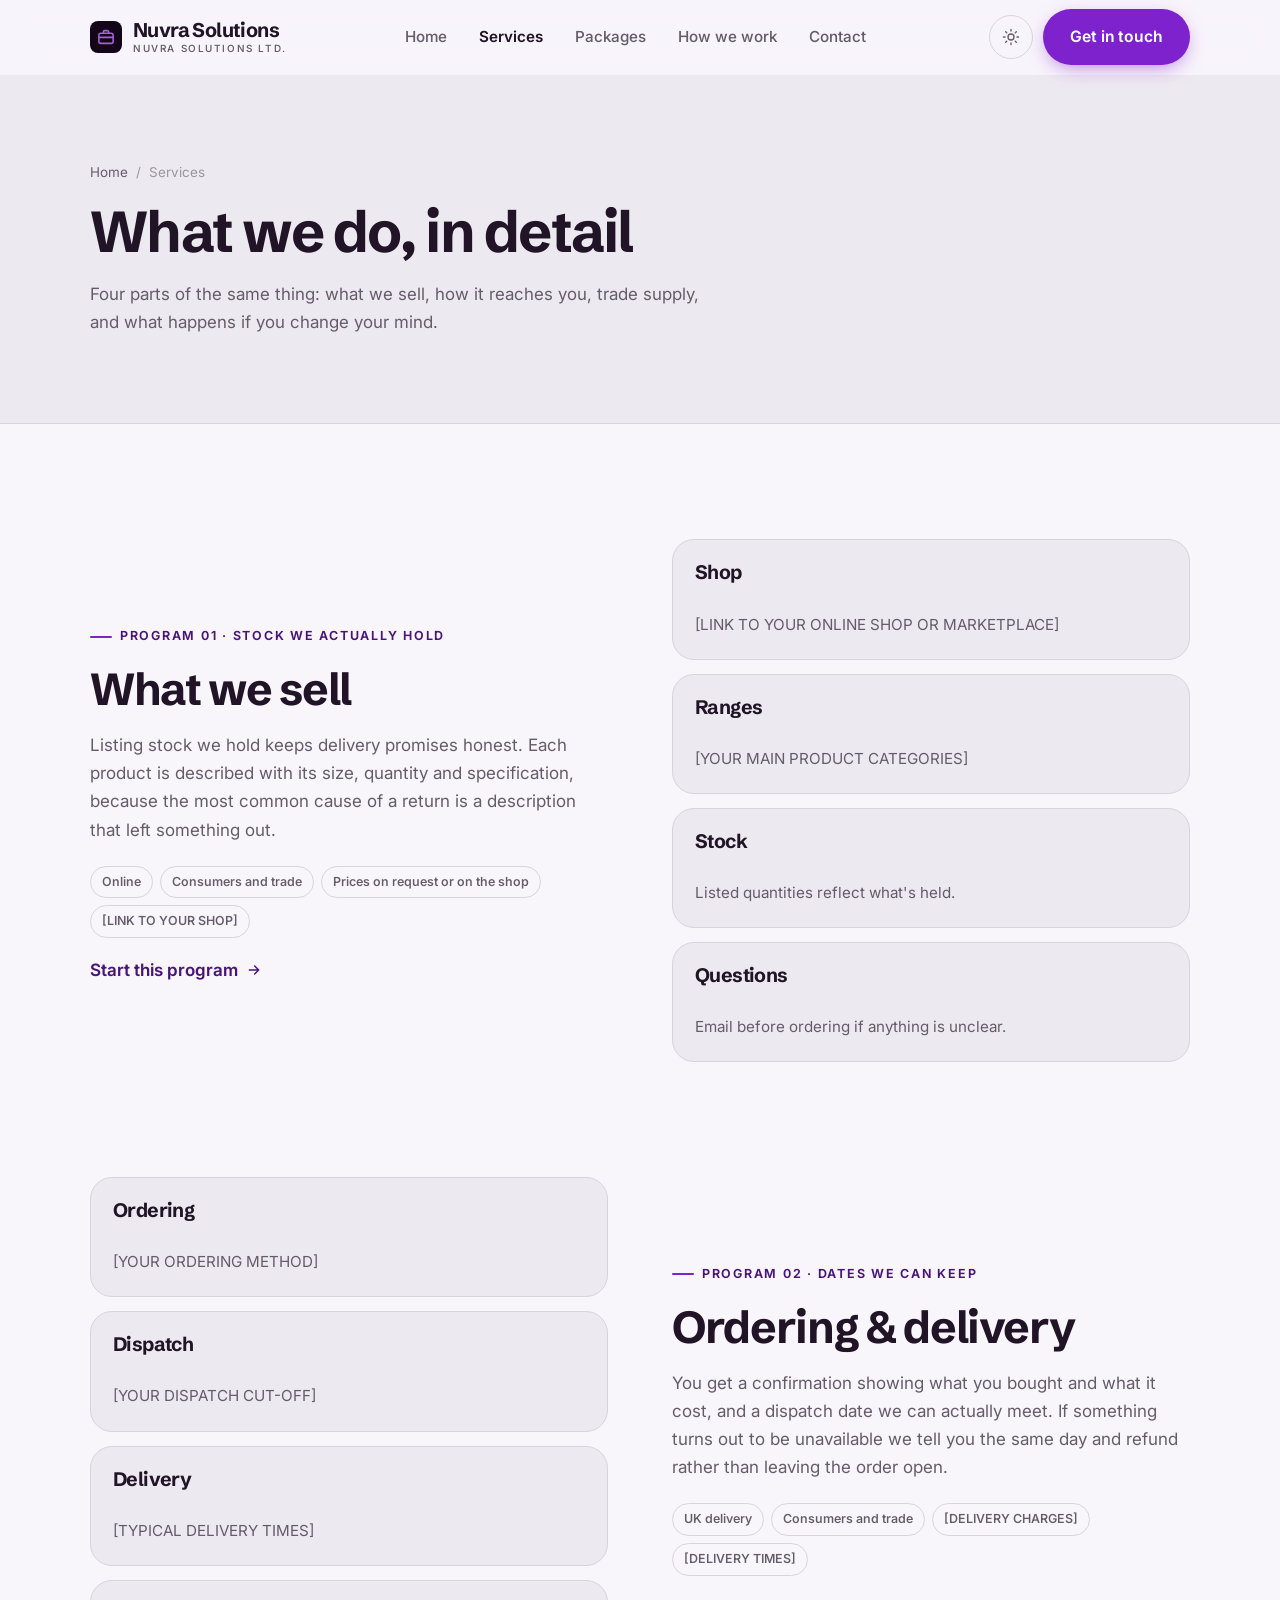
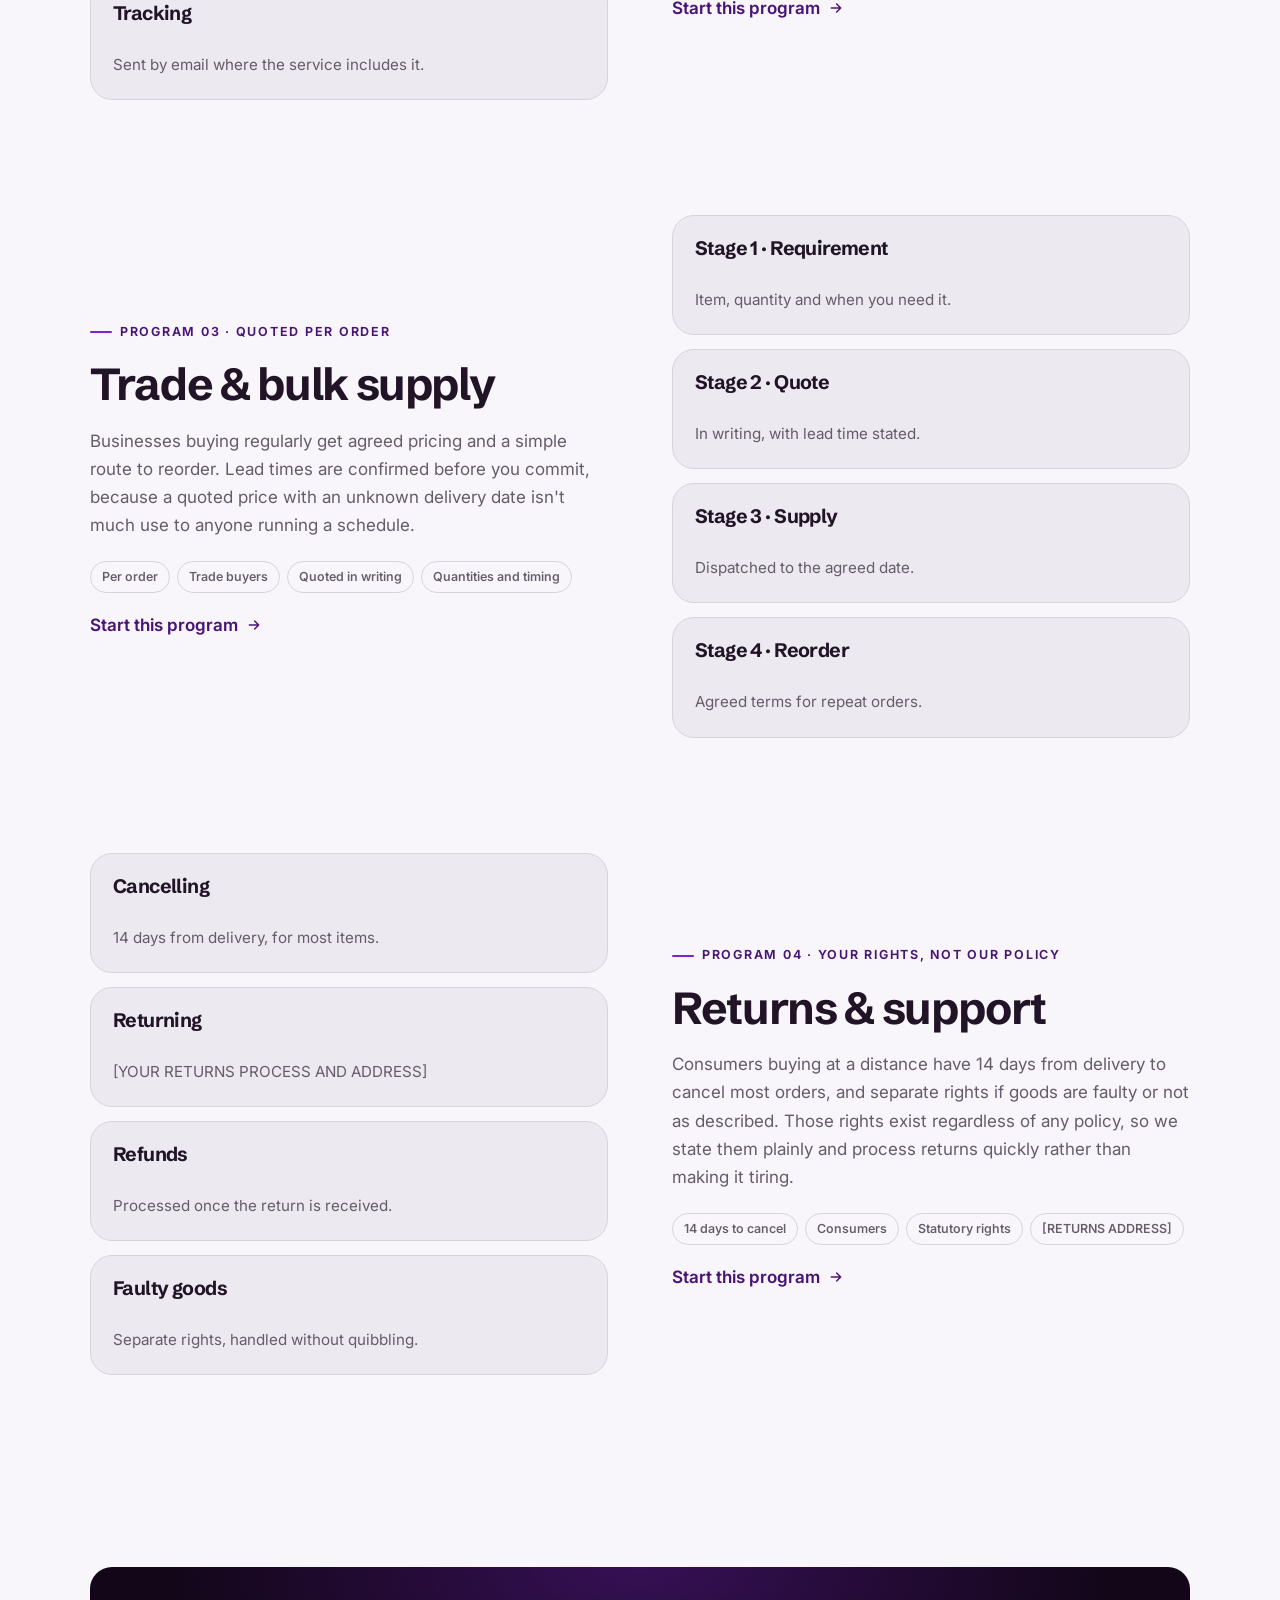
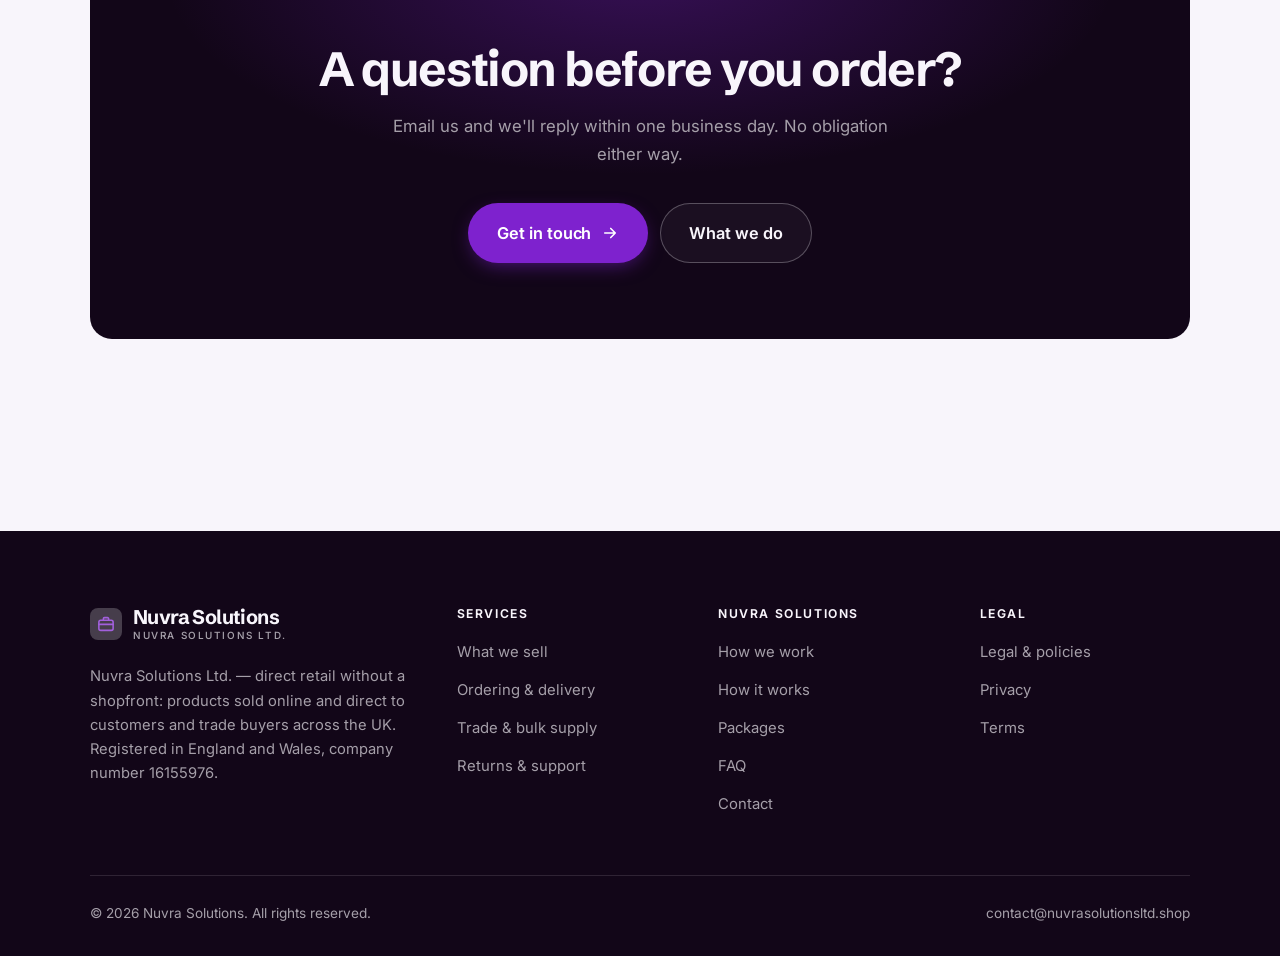
<file: programs.html>
<!DOCTYPE html>
<html lang="en" class="no-js">
<head>
<meta charset="utf-8">
<meta name="viewport" content="width=device-width, initial-scale=1">
<title>Services — Nuvra Solutions</title>
<meta name="description" content="Nuvra Solutions Ltd.: product range, ordering and delivery, trade and bulk supply, returns and consumer rights.">
<link rel="canonical" href="https://nuvrasolutionsltd.shop/programs.html">

<meta property="og:type" content="website">
<meta property="og:url" content="https://nuvrasolutionsltd.shop/programs.html">
<meta property="og:site_name" content="Nuvra Solutions">
<meta property="og:locale" content="en_US">
<meta property="og:title" content="Services — Nuvra Solutions">
<meta property="og:description" content="Nuvra Solutions Ltd.: product range, ordering and delivery, trade and bulk supply, returns and consumer rights.">
<meta name="theme-color" content="#120618">

<link rel="icon" href="assets/img/favicon.svg" type="image/svg+xml">
<link rel="preconnect" href="https://fonts.googleapis.com">
<link rel="preconnect" href="https://fonts.gstatic.com" crossorigin>
<link rel="stylesheet" href="https://fonts.googleapis.com/css2?family=Schibsted+Grotesk:wght@400..700&family=Inter:wght@400..700&display=swap">
<link rel="stylesheet" href="assets/css/style.css">

<!-- Thème appliqué avant le premier rendu (évite le flash) -->
<script>
document.documentElement.classList.remove('no-js');
(function(){try{var t=localStorage.getItem('site-theme');if(t){document.documentElement.setAttribute('data-theme',t);}}catch(e){}})();
</script>
</head>

<body>
<a class="skip-link" href="#main">Skip to main content</a>

<header class="site-header">
  <nav class="wrap nav" aria-label="Main navigation">
    <a class="brand" href="index.html">
      <svg class="brand__mark" viewBox="0 0 64 64" aria-hidden="true">
        <rect class="bm-bg" width="64" height="64" rx="16"/>
        <g class="bm-ic" transform="translate(14 14) scale(1.5)" fill="none" stroke-width="2.1" stroke-linecap="round" stroke-linejoin="round"><rect x="2.5" y="7" width="19" height="13.5" rx="2.5"/><path d="M8.5 7V5a1.5 1.5 0 0 1 1.5-1.5h4A1.5 1.5 0 0 1 15.5 5v2M2.5 12.5h19"/></g>
      </svg>
      <span>Nuvra Solutions<span class="brand__sub">Nuvra Solutions Ltd.</span></span>
    </a>

    <ul class="nav__links" id="nav-links">
      <li><a href="index.html">Home</a></li>
      <li><a href="programs.html" aria-current="page">Services</a></li>
      <li><a href="index.html#pricing">Packages</a></li>
      <li><a href="about.html">How we work</a></li>
      <li><a href="contact.html">Contact</a></li>
      <li><a class="btn btn--primary" href="contact.html">Get in touch</a></li>
    </ul>

    <div class="nav__cta">
      <button class="theme-toggle" type="button" aria-label="Switch to dark theme">
        <svg class="icon-sun" viewBox="0 0 24 24" fill="none" stroke="currentColor" stroke-width="1.8" stroke-linecap="round" aria-hidden="true"><circle cx="12" cy="12" r="4"/><path d="M12 2v2m0 16v2M2 12h2m16 0h2M4.9 4.9l1.4 1.4m11.4 11.4 1.4 1.4M19.1 4.9l-1.4 1.4M6.3 17.7l-1.4 1.4"/></svg>
        <svg class="icon-moon" viewBox="0 0 24 24" fill="none" stroke="currentColor" stroke-width="1.8" stroke-linecap="round" stroke-linejoin="round" aria-hidden="true"><path d="M21 12.8A9 9 0 1 1 11.2 3a7 7 0 0 0 9.8 9.8z"/></svg>
      </button>
      <a class="btn btn--primary" href="contact.html">Get in touch</a>
      <button class="nav__toggle" type="button" aria-expanded="false" aria-controls="nav-links" aria-label="Open menu">
        <svg class="icon-open" viewBox="0 0 24 24" fill="none" stroke="currentColor" stroke-width="2" stroke-linecap="round" aria-hidden="true"><path d="M3 6h18M3 12h18M3 18h18"/></svg>
        <svg class="icon-close" viewBox="0 0 24 24" fill="none" stroke="currentColor" stroke-width="2" stroke-linecap="round" aria-hidden="true"><path d="M6 6l12 12M18 6L6 18"/></svg>
      </button>
    </div>
  </nav>
</header>

<main id="main">

<section class="page-head">
  <div class="wrap">
    <nav class="breadcrumb" aria-label="Breadcrumb">
      <a href="index.html">Home</a><span>/</span><span aria-current="page">Services</span>
    </nav>
    <h1>What we do, in detail</h1>
    <p>Four parts of the same thing: what we sell, how it reaches you, trade supply, and what happens if you change your mind.</p>
  </div>
</section>

<section class="section wrap" id="range">
  <div class="split reveal">
    <div>
      <span class="eyebrow">Program 01 · Stock we actually hold</span>
      <h2>What we sell</h2>
      <p>Listing stock we hold keeps delivery promises honest. Each product is described with its size, quantity and specification, because the most common cause of a return is a description that left something out.</p>
      <ul class="tags"><li>Online</li><li>Consumers and trade</li><li>Prices on request or on the shop</li><li>[LINK TO YOUR SHOP]</li></ul>
      <p><a class="arrow-link" href="contact.html">Start this program <svg viewBox="0 0 24 24" fill="none" stroke="currentColor" stroke-width="2.2" stroke-linecap="round" stroke-linejoin="round" aria-hidden="true"><path d="M5 12h14M13 6l6 6-6 6"/></svg></a></p>
    </div>
    <div class="grid grid--2 grid--tight">
      <article class="card card--sm">
        <h3>Shop</h3>
        <p>[LINK TO YOUR ONLINE SHOP OR MARKETPLACE]</p>
      </article>
      <article class="card card--sm">
        <h3>Ranges</h3>
        <p>[YOUR MAIN PRODUCT CATEGORIES]</p>
      </article>
      <article class="card card--sm">
        <h3>Stock</h3>
        <p>Listed quantities reflect what's held.</p>
      </article>
      <article class="card card--sm">
        <h3>Questions</h3>
        <p>Email before ordering if anything is unclear.</p>
      </article>
    </div>
  </div>
</section>

<section class="section section--flush wrap" id="ordering">
  <div class="split reveal">
    <div class="grid grid--2 grid--tight">
      <article class="card card--sm">
        <h3>Ordering</h3>
        <p>[YOUR ORDERING METHOD]</p>
      </article>
      <article class="card card--sm">
        <h3>Dispatch</h3>
        <p>[YOUR DISPATCH CUT-OFF]</p>
      </article>
      <article class="card card--sm">
        <h3>Delivery</h3>
        <p>[TYPICAL DELIVERY TIMES]</p>
      </article>
      <article class="card card--sm">
        <h3>Tracking</h3>
        <p>Sent by email where the service includes it.</p>
      </article>
    </div>
    <div>
      <span class="eyebrow">Program 02 · Dates we can keep</span>
      <h2>Ordering &amp; delivery</h2>
      <p>You get a confirmation showing what you bought and what it cost, and a dispatch date we can actually meet. If something turns out to be unavailable we tell you the same day and refund rather than leaving the order open.</p>
      <ul class="tags"><li>UK delivery</li><li>Consumers and trade</li><li>[DELIVERY CHARGES]</li><li>[DELIVERY TIMES]</li></ul>
      <p><a class="arrow-link" href="contact.html">Start this program <svg viewBox="0 0 24 24" fill="none" stroke="currentColor" stroke-width="2.2" stroke-linecap="round" stroke-linejoin="round" aria-hidden="true"><path d="M5 12h14M13 6l6 6-6 6"/></svg></a></p>
    </div>
  </div>
</section>

<section class="section section--flush wrap" id="trade">
  <div class="split reveal">
    <div>
      <span class="eyebrow">Program 03 · Quoted per order</span>
      <h2>Trade &amp; bulk supply</h2>
      <p>Businesses buying regularly get agreed pricing and a simple route to reorder. Lead times are confirmed before you commit, because a quoted price with an unknown delivery date isn't much use to anyone running a schedule.</p>
      <ul class="tags"><li>Per order</li><li>Trade buyers</li><li>Quoted in writing</li><li>Quantities and timing</li></ul>
      <p><a class="arrow-link" href="contact.html">Start this program <svg viewBox="0 0 24 24" fill="none" stroke="currentColor" stroke-width="2.2" stroke-linecap="round" stroke-linejoin="round" aria-hidden="true"><path d="M5 12h14M13 6l6 6-6 6"/></svg></a></p>
    </div>
    <div class="grid grid--2 grid--tight">
      <article class="card card--sm">
        <h3>Stage 1 · Requirement</h3>
        <p>Item, quantity and when you need it.</p>
      </article>
      <article class="card card--sm">
        <h3>Stage 2 · Quote</h3>
        <p>In writing, with lead time stated.</p>
      </article>
      <article class="card card--sm">
        <h3>Stage 3 · Supply</h3>
        <p>Dispatched to the agreed date.</p>
      </article>
      <article class="card card--sm">
        <h3>Stage 4 · Reorder</h3>
        <p>Agreed terms for repeat orders.</p>
      </article>
    </div>
  </div>
</section>

<section class="section section--flush wrap" id="returns">
  <div class="split reveal">
    <div class="grid grid--2 grid--tight">
      <article class="card card--sm">
        <h3>Cancelling</h3>
        <p>14 days from delivery, for most items.</p>
      </article>
      <article class="card card--sm">
        <h3>Returning</h3>
        <p>[YOUR RETURNS PROCESS AND ADDRESS]</p>
      </article>
      <article class="card card--sm">
        <h3>Refunds</h3>
        <p>Processed once the return is received.</p>
      </article>
      <article class="card card--sm">
        <h3>Faulty goods</h3>
        <p>Separate rights, handled without quibbling.</p>
      </article>
    </div>
    <div>
      <span class="eyebrow">Program 04 · Your rights, not our policy</span>
      <h2>Returns &amp; support</h2>
      <p>Consumers buying at a distance have 14 days from delivery to cancel most orders, and separate rights if goods are faulty or not as described. Those rights exist regardless of any policy, so we state them plainly and process returns quickly rather than making it tiring.</p>
      <ul class="tags"><li>14 days to cancel</li><li>Consumers</li><li>Statutory rights</li><li>[RETURNS ADDRESS]</li></ul>
      <p><a class="arrow-link" href="contact.html">Start this program <svg viewBox="0 0 24 24" fill="none" stroke="currentColor" stroke-width="2.2" stroke-linecap="round" stroke-linejoin="round" aria-hidden="true"><path d="M5 12h14M13 6l6 6-6 6"/></svg></a></p>
    </div>
  </div>
</section>

<section class="wrap section--tight">
  <div class="cta-band reveal">
    <h2>A question before you order?</h2>
    <p>Email us and we'll reply within one business day. No obligation either way.</p>
    <div class="hero__actions">
      <a class="btn btn--primary btn--lg" href="contact.html">Get in touch <svg viewBox="0 0 24 24" fill="none" stroke="currentColor" stroke-width="2.2" stroke-linecap="round" stroke-linejoin="round" aria-hidden="true"><path d="M5 12h14M13 6l6 6-6 6"/></svg></a>
      <a class="btn btn--on-dark btn--lg" href="programs.html">What we do</a>
    </div>
  </div>
</section>

</main>

<footer class="site-footer">
  <div class="wrap">
    <div class="footer__grid">
      <div class="footer__brand">
        <a class="brand" href="index.html">
          <svg class="brand__mark" viewBox="0 0 64 64" aria-hidden="true">
        <rect class="bm-bg" width="64" height="64" rx="16"/>
        <g class="bm-ic" transform="translate(14 14) scale(1.5)" fill="none" stroke-width="2.1" stroke-linecap="round" stroke-linejoin="round"><rect x="2.5" y="7" width="19" height="13.5" rx="2.5"/><path d="M8.5 7V5a1.5 1.5 0 0 1 1.5-1.5h4A1.5 1.5 0 0 1 15.5 5v2M2.5 12.5h19"/></g>
      </svg>
          <span>Nuvra Solutions<span class="brand__sub">Nuvra Solutions Ltd.</span></span>
        </a>
        <p>Nuvra Solutions Ltd. — direct retail without a shopfront: products sold online and direct to customers and trade buyers across the UK. Registered in England and Wales, company number 16155976.</p>
      </div>

      <div class="footer__col">
        <h4>Services</h4>
        <ul>
          <li><a href="programs.html#range">What we sell</a></li>
          <li><a href="programs.html#ordering">Ordering &amp; delivery</a></li>
          <li><a href="programs.html#trade">Trade &amp; bulk supply</a></li>
          <li><a href="programs.html#returns">Returns &amp; support</a></li>
        </ul>
      </div>

      <div class="footer__col">
        <h4>Nuvra Solutions</h4>
        <ul>
          <li><a href="about.html">How we work</a></li>
          <li><a href="index.html#how-it-works">How it works</a></li>
          <li><a href="index.html#pricing">Packages</a></li>
          <li><a href="index.html#faq">FAQ</a></li>
          <li><a href="contact.html">Contact</a></li>
        </ul>
      </div>

      <div class="footer__col">
        <h4>Legal</h4>
        <ul>
          <li><a href="legal.html">Legal &amp; policies</a></li>
          <li><a href="legal.html#privacy">Privacy</a></li>
          <li><a href="legal.html#terms">Terms</a></li>
        </ul>
      </div>
    </div>

    <div class="footer__bottom">
      <p>© <span data-year>2026</span> Nuvra Solutions. All rights reserved.</p>
      <p><a href="mailto:contact@nuvrasolutionsltd.shop">contact@nuvrasolutionsltd.shop</a></p>
    </div>
  </div>
</footer>

<script src="assets/js/main.js" defer></script>
</body>
</html>
</file>
<file: assets/css/style.css>
/* Nuvra Solutions — couleurs et polices de la marque.
   Modifier ces valeurs suffit à changer l'identité visuelle de tout le site. */
:root {
  --c-accent:    #7e22ce;
  --c-on-accent: #ffffff;
  --c-ink:       #120618;
  --c-paper:     #f8f5fb;

  --accent-ink-light: color-mix(in srgb, var(--c-accent) 58%, black);
  --accent-on-dark:   color-mix(in srgb, var(--c-accent) 72%, white);

  --font-display: "Schibsted Grotesk", system-ui, -apple-system, "Segoe UI", sans-serif;
  --font-body: "Inter", system-ui, -apple-system, "Segoe UI", sans-serif;
  --display-weight: 700;
  --display-tracking: -.03em;
}

/* ==========================================================================
   Feuille de style commune aux sites de coaching
   Les couleurs de marque (--c-accent, --c-on-accent, --c-ink, --c-paper) et
   les polices sont définies juste au-dessus, par site. Tout le reste en dérive.
   ========================================================================== */

/* --------------------------------------------------------------------------
   1. Tokens dérivés
   -------------------------------------------------------------------------- */

:root {
  /* Thème clair */
  --paper:      var(--c-paper);
  --paper-2:    color-mix(in srgb, var(--c-paper) 95%, var(--c-ink));
  --paper-3:    color-mix(in srgb, var(--c-paper) 89%, var(--c-ink));
  --line:       color-mix(in srgb, var(--c-paper) 86%, var(--c-ink));
  --text:       color-mix(in srgb, var(--c-ink) 94%, var(--c-paper));
  --muted:      color-mix(in srgb, var(--c-ink) 64%, var(--c-paper));
  --accent:     var(--c-accent);
  --accent-600: color-mix(in srgb, var(--c-accent) 86%, black);
  --accent-ink: var(--accent-ink-light);
  --on-accent:  var(--c-on-accent);
  --ink:        var(--c-ink);
  --ink-soft:   color-mix(in srgb, var(--c-ink) 90%, white);
  --on-ink:     var(--c-paper);
  --on-ink-mut: color-mix(in srgb, var(--c-paper) 64%, var(--c-ink));
  --brand-bg:   var(--c-ink);

  /* Rayons */
  --r-sm: 8px;
  --r-md: 14px;
  --r-lg: 22px;
  --r-full: 999px;

  /* Ombres */
  --sh-1: 0 1px 2px rgba(0, 0, 0, .05), 0 2px 8px rgba(0, 0, 0, .04);
  --sh-2: 0 2px 4px rgba(0, 0, 0, .05), 0 12px 32px rgba(0, 0, 0, .09);
  --sh-3: 0 4px 8px rgba(0, 0, 0, .06), 0 24px 56px rgba(0, 0, 0, .14);

  /* Rythme */
  --gutter: clamp(16px, 4vw, 40px);
  --maxw: 1180px;
  --section-y: clamp(64px, 9vw, 124px);

  --ease: cubic-bezier(.22, .61, .36, 1);
}

/* Thème sombre — suit le système, sauf si l'utilisateur a choisi « clair » */
@media (prefers-color-scheme: dark) {
  :root:not([data-theme="light"]) {
    --paper:      var(--c-ink);
    --paper-2:    color-mix(in srgb, var(--c-ink) 92%, white);
    --paper-3:    color-mix(in srgb, var(--c-ink) 86%, white);
    --line:       color-mix(in srgb, var(--c-ink) 80%, white);
    --text:       color-mix(in srgb, var(--c-paper) 94%, var(--c-ink));
    --muted:      color-mix(in srgb, var(--c-paper) 66%, var(--c-ink));
    --accent-ink: var(--accent-on-dark);
    --ink:        color-mix(in srgb, var(--c-ink) 72%, black);
    --brand-bg:   color-mix(in srgb, var(--c-ink) 80%, white);
    --sh-1: 0 1px 2px rgba(0, 0, 0, .4), 0 2px 8px rgba(0, 0, 0, .3);
    --sh-2: 0 2px 4px rgba(0, 0, 0, .4), 0 12px 32px rgba(0, 0, 0, .45);
    --sh-3: 0 4px 8px rgba(0, 0, 0, .45), 0 24px 56px rgba(0, 0, 0, .55);
  }
}

/* Thème sombre — choix explicite */
:root[data-theme="dark"] {
  --paper:      var(--c-ink);
  --paper-2:    color-mix(in srgb, var(--c-ink) 92%, white);
  --paper-3:    color-mix(in srgb, var(--c-ink) 86%, white);
  --line:       color-mix(in srgb, var(--c-ink) 80%, white);
  --text:       color-mix(in srgb, var(--c-paper) 94%, var(--c-ink));
  --muted:      color-mix(in srgb, var(--c-paper) 66%, var(--c-ink));
  --accent-ink: var(--accent-on-dark);
  --ink:        color-mix(in srgb, var(--c-ink) 72%, black);
  --brand-bg:   color-mix(in srgb, var(--c-ink) 80%, white);
  --sh-1: 0 1px 2px rgba(0, 0, 0, .4), 0 2px 8px rgba(0, 0, 0, .3);
  --sh-2: 0 2px 4px rgba(0, 0, 0, .4), 0 12px 32px rgba(0, 0, 0, .45);
  --sh-3: 0 4px 8px rgba(0, 0, 0, .45), 0 24px 56px rgba(0, 0, 0, .55);
}

/* --------------------------------------------------------------------------
   2. Reset / base
   -------------------------------------------------------------------------- */

*, *::before, *::after { box-sizing: border-box; }

* { margin: 0; }

html {
  -webkit-text-size-adjust: 100%;
  scroll-behavior: smooth;
  scroll-padding-top: 88px;
}

body {
  background: var(--paper);
  color: var(--text);
  font-family: var(--font-body);
  font-size: 17px;
  line-height: 1.65;
  -webkit-font-smoothing: antialiased;
  text-rendering: optimizeLegibility;
  overflow-x: hidden;
}

img, svg, video { display: block; max-width: 100%; height: auto; }

a { color: inherit; text-decoration: none; }

button, input, textarea, select { font: inherit; color: inherit; }

h1, h2, h3, h4 {
  font-family: var(--font-display);
  font-weight: var(--display-weight);
  line-height: 1.08;
  letter-spacing: var(--display-tracking);
  text-wrap: balance;
}

p { text-wrap: pretty; }

:focus-visible {
  outline: 3px solid var(--accent);
  outline-offset: 3px;
  border-radius: 4px;
}

::selection { background: var(--accent); color: var(--on-accent); }

/* --------------------------------------------------------------------------
   3. Utilitaires de mise en page
   -------------------------------------------------------------------------- */

.wrap {
  width: 100%;
  max-width: var(--maxw);
  margin-inline: auto;
  padding-inline: var(--gutter);
}

.section { padding-block: var(--section-y); }
.section--flush { padding-top: 0; }
.section--tight { padding-block: clamp(48px, 6vw, 80px); }

.skip-link {
  position: absolute;
  left: 12px;
  top: -100px;
  z-index: 200;
  background: var(--accent);
  color: var(--on-accent);
  padding: 12px 20px;
  border-radius: var(--r-sm);
  font-weight: 600;
  transition: top .2s var(--ease);
}
.skip-link:focus { top: 12px; }

.eyebrow {
  display: inline-flex;
  align-items: center;
  gap: 8px;
  font-size: .78rem;
  font-weight: 650;
  letter-spacing: .14em;
  text-transform: uppercase;
  color: var(--accent-ink);
  margin-bottom: 18px;
}
.eyebrow::before {
  content: "";
  width: 22px;
  height: 2px;
  background: var(--accent);
  border-radius: 2px;
}

.section-head { max-width: 62ch; margin-bottom: clamp(36px, 5vw, 60px); }
.section-head h2 { font-size: clamp(2rem, 4.4vw, 3.1rem); }
.section-head p {
  margin-top: 18px;
  color: var(--muted);
  font-size: clamp(1rem, 1.6vw, 1.12rem);
  max-width: 58ch;
}

.section-head--center { margin-inline: auto; text-align: center; }
.section-head--center .eyebrow { justify-content: center; }
.section-head--center p { margin-inline: auto; }

/* --------------------------------------------------------------------------
   4. Boutons
   -------------------------------------------------------------------------- */

.btn {
  display: inline-flex;
  align-items: center;
  justify-content: center;
  gap: 10px;
  padding: 14px 26px;
  border: 1px solid transparent;
  border-radius: var(--r-full);
  font-weight: 620;
  font-size: .98rem;
  letter-spacing: -.005em;
  cursor: pointer;
  white-space: nowrap;
  transition: transform .18s var(--ease), background-color .18s var(--ease),
              border-color .18s var(--ease), box-shadow .18s var(--ease), color .18s var(--ease);
}
.btn:hover { transform: translateY(-2px); }
.btn:active { transform: translateY(0); }

.btn--primary {
  background: var(--accent);
  color: var(--on-accent);
  box-shadow: 0 6px 20px -6px color-mix(in srgb, var(--c-accent) 65%, transparent);
}
.btn--primary:hover {
  background: var(--accent-600);
  box-shadow: 0 12px 28px -8px color-mix(in srgb, var(--c-accent) 70%, transparent);
}

.btn--ghost {
  border-color: var(--line);
  background: transparent;
  color: var(--text);
}
.btn--ghost:hover { border-color: var(--accent); color: var(--accent-ink); }

.btn--on-dark {
  border-color: color-mix(in srgb, var(--c-paper) 28%, transparent);
  color: var(--on-ink);
  background: color-mix(in srgb, var(--c-paper) 4%, transparent);
}
.btn--on-dark:hover {
  border-color: color-mix(in srgb, var(--c-paper) 60%, transparent);
  background: color-mix(in srgb, var(--c-paper) 10%, transparent);
}

.btn--lg { padding: 16px 28px; font-size: 1.02rem; }
.btn--block { width: 100%; }

.btn svg { width: 18px; height: 18px; flex: none; }

@media (max-width: 420px) {
  .btn--lg { padding: 15px 22px; font-size: 1rem; white-space: normal; text-align: center; }
}

/* Lien fléché */
.arrow-link {
  display: inline-flex;
  align-items: center;
  gap: 8px;
  font-weight: 620;
  color: var(--accent-ink);
}
.arrow-link svg { width: 16px; height: 16px; transition: transform .18s var(--ease); }
.arrow-link:hover svg { transform: translateX(4px); }

/* --------------------------------------------------------------------------
   5. En-tête / navigation
   -------------------------------------------------------------------------- */

.site-header {
  position: sticky;
  top: 0;
  z-index: 100;
  background: color-mix(in srgb, var(--paper) 82%, transparent);
  backdrop-filter: saturate(180%) blur(14px);
  -webkit-backdrop-filter: saturate(180%) blur(14px);
  border-bottom: 1px solid transparent;
  transition: border-color .25s var(--ease), background-color .25s var(--ease);
}
.site-header.is-stuck {
  border-bottom-color: var(--line);
  background: color-mix(in srgb, var(--paper) 94%, transparent);
}

.nav {
  display: flex;
  align-items: center;
  justify-content: space-between;
  gap: 24px;
  height: 74px;
}

.brand {
  display: inline-flex;
  align-items: center;
  gap: 11px;
  font-family: var(--font-display);
  font-weight: var(--display-weight);
  font-size: 1.24rem;
  letter-spacing: var(--display-tracking);
  flex: none;
  line-height: 1.1;
}
.brand__mark { width: 32px; height: 32px; flex: none; }
.brand__mark .bm-bg { fill: var(--brand-bg); }
.brand__mark .bm-ic { stroke: var(--accent-on-dark); color: var(--accent-on-dark); }
.brand__sub {
  display: block;
  font-family: var(--font-body);
  font-size: .62rem;
  font-weight: 550;
  letter-spacing: .16em;
  text-transform: uppercase;
  color: var(--muted);
  margin-top: 1px;
}

.nav__links {
  display: flex;
  align-items: center;
  gap: 4px;
  list-style: none;
  padding: 0;
}
.nav__links a {
  display: block;
  padding: 9px 14px;
  border-radius: var(--r-full);
  font-size: .95rem;
  font-weight: 520;
  color: var(--muted);
  transition: color .16s var(--ease), background-color .16s var(--ease);
}
.nav__links a:hover { color: var(--text); background: var(--paper-2); }
.nav__links a[aria-current="page"] { color: var(--text); font-weight: 620; }
.nav__links .btn { display: none; }

.nav__cta { display: flex; align-items: center; gap: 10px; flex: none; }

.nav__toggle {
  display: none;
  width: 44px;
  height: 44px;
  align-items: center;
  justify-content: center;
  background: transparent;
  border: 1px solid var(--line);
  border-radius: var(--r-full);
  cursor: pointer;
}
.nav__toggle svg { width: 20px; height: 20px; }
.nav__toggle .icon-close { display: none; }
.nav__toggle[aria-expanded="true"] .icon-open { display: none; }
.nav__toggle[aria-expanded="true"] .icon-close { display: block; }

@media (max-width: 900px) {
  .nav__links, .nav__cta .btn { display: none; }
  .nav__toggle { display: inline-flex; }

  .nav__links {
    position: fixed;
    inset: 74px 0 auto;
    flex-direction: column;
    align-items: stretch;
    gap: 2px;
    padding: 20px var(--gutter) 32px;
    background: var(--paper);
    border-bottom: 1px solid var(--line);
    box-shadow: var(--sh-2);
  }
  .nav__links.is-open { display: flex; }
  .nav__links a { padding: 14px 4px; font-size: 1.1rem; border-radius: var(--r-sm); }
  .nav__links a.btn { display: inline-flex; margin-top: 14px; padding: 14px 26px; color: var(--on-accent); }
}

@media (max-width: 380px) {
  .brand__sub { display: none; }
}

/* Bouton de thème */
.theme-toggle {
  width: 44px;
  height: 44px;
  display: inline-flex;
  align-items: center;
  justify-content: center;
  background: transparent;
  border: 1px solid var(--line);
  border-radius: var(--r-full);
  cursor: pointer;
  color: var(--muted);
  transition: color .16s var(--ease), border-color .16s var(--ease);
}
.theme-toggle:hover { color: var(--text); border-color: var(--accent); }
.theme-toggle svg { width: 18px; height: 18px; }
.theme-toggle .icon-moon { display: none; }
:root[data-theme="dark"] .theme-toggle .icon-sun { display: none; }
:root[data-theme="dark"] .theme-toggle .icon-moon { display: block; }
@media (prefers-color-scheme: dark) {
  :root:not([data-theme="light"]) .theme-toggle .icon-sun { display: none; }
  :root:not([data-theme="light"]) .theme-toggle .icon-moon { display: block; }
}

/* --------------------------------------------------------------------------
   6. Hero
   -------------------------------------------------------------------------- */

.hero {
  position: relative;
  background: var(--ink);
  color: var(--on-ink);
  overflow: hidden;
  isolation: isolate;
}

/* Halo de couleur + grain léger */
.hero::before {
  content: "";
  position: absolute;
  inset: -30% -10% auto;
  height: 130%;
  background:
    radial-gradient(60% 55% at 78% 18%, color-mix(in srgb, var(--c-accent) 34%, transparent), transparent 62%),
    radial-gradient(48% 44% at 12% 88%, color-mix(in srgb, var(--c-accent) 16%, transparent), transparent 66%);
  z-index: -2;
  pointer-events: none;
}
.hero::after {
  content: "";
  position: absolute;
  inset: 0;
  background-image: url("data:image/svg+xml,%3Csvg xmlns='http://www.w3.org/2000/svg' width='160' height='160'%3E%3Cfilter id='n'%3E%3CfeTurbulence type='fractalNoise' baseFrequency='.85' numOctaves='3'/%3E%3C/filter%3E%3Crect width='160' height='160' filter='url(%23n)' opacity='.28'/%3E%3C/svg%3E");
  opacity: .45;
  mix-blend-mode: overlay;
  z-index: -1;
  pointer-events: none;
}

.hero__inner {
  display: grid;
  grid-template-columns: minmax(0, 1.05fr) minmax(0, .95fr);
  align-items: center;
  gap: clamp(32px, 5vw, 72px);
  padding-block: clamp(56px, 8vw, 110px);
}

.hero h1 {
  font-size: clamp(2.5rem, 6vw, 4.6rem);
  letter-spacing: calc(var(--display-tracking) * 1.4);
}
.hero h1 em {
  font-style: normal;
  color: var(--accent-on-dark);
  text-decoration: underline;
  text-decoration-color: color-mix(in srgb, var(--c-accent) 45%, transparent);
  text-decoration-thickness: .1em;
  text-underline-offset: .14em;
  text-decoration-skip-ink: none;
}

.hero__lede {
  margin-top: 22px;
  font-size: clamp(1.04rem, 1.9vw, 1.2rem);
  color: var(--on-ink-mut);
  max-width: 50ch;
}

.hero__actions {
  display: flex;
  flex-wrap: wrap;
  gap: 12px;
  margin-top: 34px;
}

.hero__eyebrow { color: var(--accent-on-dark); }
.hero__eyebrow::before { background: var(--accent-on-dark); }

/* Faits sur l'offre */
.hero__proof {
  display: grid;
  grid-template-columns: repeat(4, minmax(0, 1fr));
  gap: clamp(18px, 3vw, 32px);
  margin-top: 44px;
  padding: 26px 0 0;
  border-top: 1px solid color-mix(in srgb, var(--c-paper) 14%, transparent);
  list-style: none;
}
.stat__num {
  display: block;
  font-family: var(--font-display);
  font-size: clamp(1.5rem, 2.6vw, 2.05rem);
  font-weight: var(--display-weight);
  line-height: 1;
  letter-spacing: var(--display-tracking);
  white-space: nowrap;
}
.stat__label {
  display: block;
  margin-top: 7px;
  font-size: .82rem;
  line-height: 1.4;
  color: var(--on-ink-mut);
}

.hero__art svg { width: 100%; height: auto; border-radius: var(--r-lg); box-shadow: var(--sh-3); }

@media (max-width: 880px) {
  .hero__inner { grid-template-columns: 1fr; }
  .hero__art { order: -1; max-width: 560px; }
}
@media (max-width: 540px) {
  .hero__proof { grid-template-columns: repeat(2, minmax(0, 1fr)); }
}

/* --------------------------------------------------------------------------
   7. Bandeau défilant
   -------------------------------------------------------------------------- */

.marquee {
  background: var(--ink-soft);
  color: var(--on-ink-mut);
  border-top: 1px solid color-mix(in srgb, var(--c-paper) 8%, transparent);
  padding-block: 18px;
  overflow: hidden;
  white-space: nowrap;
  mask-image: linear-gradient(90deg, transparent, #000 8%, #000 92%, transparent);
  -webkit-mask-image: linear-gradient(90deg, transparent, #000 8%, #000 92%, transparent);
}
.marquee__track {
  display: inline-flex;
  gap: 42px;
  align-items: center;
  animation: marquee 38s linear infinite;
  font-size: .86rem;
  letter-spacing: .12em;
  text-transform: uppercase;
  font-weight: 560;
}
.marquee__track span { display: inline-flex; align-items: center; gap: 42px; }
.marquee__track span::after {
  content: "";
  width: 5px; height: 5px;
  border-radius: 50%;
  background: var(--accent);
  opacity: .8;
}
@keyframes marquee { to { transform: translateX(-50%); } }

/* --------------------------------------------------------------------------
   8. Grilles de cartes
   -------------------------------------------------------------------------- */

.grid {
  display: grid;
  gap: clamp(16px, 2.2vw, 26px);
}
.grid--2 { grid-template-columns: repeat(auto-fit, minmax(min(100%, 260px), 1fr)); }
.grid--3 { grid-template-columns: repeat(auto-fit, minmax(min(100%, 270px), 1fr)); }
.grid--4 { grid-template-columns: repeat(auto-fit, minmax(min(100%, 230px), 1fr)); }
.grid--tight { gap: 14px; }

.card {
  position: relative;
  display: flex;
  flex-direction: column;
  padding: 28px;
  background: var(--paper-2);
  border: 1px solid var(--line);
  border-radius: var(--r-lg);
  transition: transform .22s var(--ease), box-shadow .22s var(--ease), border-color .22s var(--ease);
}
a.card:hover, .card--lift:hover {
  transform: translateY(-5px);
  box-shadow: var(--sh-2);
  border-color: color-mix(in srgb, var(--c-accent) 45%, var(--line));
}
.card--sm { padding: 22px; }
.card--sm h3 { font-size: 1rem; }
.card__icon {
  width: 52px;
  height: 52px;
  display: grid;
  place-items: center;
  border-radius: var(--r-md);
  background: color-mix(in srgb, var(--c-accent) 15%, transparent);
  color: var(--accent-ink);
  margin-bottom: 20px;
}
.card__icon svg { width: 26px; height: 26px; }
.card h3 { font-size: 1.22rem; margin-bottom: 10px; }
.card p { color: var(--muted); font-size: .95rem; }
.card .arrow-link { margin-top: auto; padding-top: 18px; font-size: .92rem; }

.tags {
  list-style: none;
  padding: 0;
  margin: 18px 0 0;
  display: flex;
  flex-wrap: wrap;
  gap: 7px;
}
.tags li {
  font-size: .78rem;
  font-weight: 560;
  padding: 5px 11px;
  border-radius: var(--r-full);
  background: var(--paper);
  border: 1px solid var(--line);
  color: var(--muted);
}

/* --------------------------------------------------------------------------
   9. Méthode (étapes)
   -------------------------------------------------------------------------- */

.steps { counter-reset: step; }
.step {
  position: relative;
  padding: 30px 26px 26px;
  background: var(--paper);
  border: 1px solid var(--line);
  border-radius: var(--r-lg);
}
.step::before {
  counter-increment: step;
  content: "0" counter(step);
  display: block;
  font-family: var(--font-display);
  font-size: 2.6rem;
  font-weight: var(--display-weight);
  line-height: 1;
  letter-spacing: var(--display-tracking);
  color: color-mix(in srgb, var(--c-accent) 55%, var(--paper));
  margin-bottom: 16px;
}
.step h3 { font-size: 1.12rem; margin-bottom: 9px; }
.step p { color: var(--muted); font-size: .93rem; }

/* --------------------------------------------------------------------------
   10. Tarifs
   -------------------------------------------------------------------------- */

.plans { align-items: start; }

.plan {
  display: flex;
  flex-direction: column;
  padding: 32px 28px;
  background: var(--paper);
  border: 1px solid var(--line);
  border-radius: var(--r-lg);
  height: 100%;
  position: relative;
}
.plan--featured {
  background: var(--ink);
  color: var(--on-ink);
  border-color: var(--ink);
  box-shadow: var(--sh-3);
}
.plan--featured .plan__desc,
.plan--featured .plan__period,
.plan--featured .plan__features li { color: var(--on-ink-mut); }
.plan--featured .plan__features li::before { color: var(--accent-on-dark); }

.plan__tag {
  position: absolute;
  top: 18px;
  right: 18px;
  font-size: .7rem;
  font-weight: 680;
  letter-spacing: .1em;
  text-transform: uppercase;
  padding: 5px 12px;
  border-radius: var(--r-full);
  background: var(--accent);
  color: var(--on-accent);
}

.plan h3 { font-size: 1.3rem; }
.plan--featured h3 { padding-right: 120px; }
.plan__desc { margin-top: 8px; color: var(--muted); font-size: .92rem; min-height: 2.8em; }

.plan__price {
  display: flex;
  align-items: baseline;
  gap: 6px;
  margin: 22px 0 4px;
  font-family: var(--font-display);
  font-size: clamp(2.2rem, 4vw, 2.9rem);
  font-weight: var(--display-weight);
  letter-spacing: var(--display-tracking);
  line-height: 1;
}
.plan__period { font-family: var(--font-body); font-size: .9rem; font-weight: 450; color: var(--muted); letter-spacing: 0; }

.plan__features {
  list-style: none;
  padding: 0;
  margin: 24px 0 28px;
  display: grid;
  gap: 11px;
  flex: 1;
}
.plan__features li {
  display: grid;
  grid-template-columns: 20px 1fr;
  gap: 10px;
  font-size: .93rem;
  color: var(--muted);
  align-items: start;
}
.plan__features li::before {
  content: "✓";
  color: var(--accent-ink);
  font-weight: 700;
  line-height: 1.5;
}

.plans-note { text-align: center; margin-top: 26px; font-size: .88rem; color: var(--muted); }

/* --------------------------------------------------------------------------
   11. Bloc split (texte + illustration)
   -------------------------------------------------------------------------- */

.split {
  display: grid;
  grid-template-columns: repeat(auto-fit, minmax(min(100%, 340px), 1fr));
  gap: clamp(32px, 5vw, 68px);
  align-items: center;
}
.split--top { align-items: start; }
.split__art svg { width: 100%; border-radius: var(--r-lg); box-shadow: var(--sh-2); }
.split h2 { font-size: clamp(1.9rem, 4vw, 2.8rem); }
.split p { margin-top: 18px; color: var(--muted); }
.split .tags { margin-top: 22px; }

/* --------------------------------------------------------------------------
   12. FAQ
   -------------------------------------------------------------------------- */

.faq { max-width: 780px; margin-inline: auto; }
.faq details {
  border-bottom: 1px solid var(--line);
  padding: 4px 0;
}
.faq summary {
  display: flex;
  align-items: center;
  justify-content: space-between;
  gap: 20px;
  padding: 22px 4px;
  cursor: pointer;
  list-style: none;
  font-family: var(--font-display);
  font-size: 1.08rem;
  font-weight: var(--display-weight);
  letter-spacing: var(--display-tracking);
}
.faq summary::-webkit-details-marker { display: none; }
.faq summary::after {
  content: "";
  flex: none;
  width: 13px;
  height: 13px;
  border-right: 2px solid var(--muted);
  border-bottom: 2px solid var(--muted);
  transform: rotate(45deg) translate(-3px, -3px);
  transition: transform .2s var(--ease), border-color .2s var(--ease);
}
.faq details[open] summary::after {
  transform: rotate(225deg) translate(-3px, -3px);
  border-color: var(--accent);
}
.faq details p { padding: 0 4px 24px; color: var(--muted); max-width: 66ch; }

/* --------------------------------------------------------------------------
   13. Bandeau d'appel à l'action
   -------------------------------------------------------------------------- */

.cta-band {
  position: relative;
  background: var(--ink);
  color: var(--on-ink);
  border-radius: var(--r-lg);
  padding: clamp(40px, 6vw, 76px) clamp(24px, 5vw, 64px);
  overflow: hidden;
  isolation: isolate;
  text-align: center;
}
.cta-band::before {
  content: "";
  position: absolute;
  inset: 0;
  background: radial-gradient(70% 90% at 50% 0%, color-mix(in srgb, var(--c-accent) 34%, transparent), transparent 62%);
  z-index: -1;
}
.cta-band h2 { font-size: clamp(1.9rem, 4.4vw, 3rem); }
.cta-band p {
  margin: 18px auto 0;
  max-width: 52ch;
  color: var(--on-ink-mut);
  font-size: 1.05rem;
}
.cta-band .hero__actions { justify-content: center; }

/* --------------------------------------------------------------------------
   14. Formulaire
   -------------------------------------------------------------------------- */

.form-layout {
  display: grid;
  grid-template-columns: minmax(0, 1fr) minmax(0, 420px);
  gap: clamp(32px, 5vw, 64px);
  align-items: start;
}
@media (max-width: 880px) { .form-layout { grid-template-columns: 1fr; } }

.form {
  display: grid;
  gap: 18px;
  padding: clamp(22px, 3.5vw, 36px);
  background: var(--paper-2);
  border: 1px solid var(--line);
  border-radius: var(--r-lg);
}
.form__row { display: grid; grid-template-columns: repeat(auto-fit, minmax(min(100%, 200px), 1fr)); gap: 18px; }

.field { display: grid; gap: 7px; }
.field label { font-size: .88rem; font-weight: 600; }
.field label .req { color: var(--accent-ink); }
.field input, .field textarea, .field select {
  width: 100%;
  padding: 13px 15px;
  background: var(--paper);
  border: 1px solid var(--line);
  border-radius: var(--r-md);
  font-size: .97rem;
  transition: border-color .16s var(--ease), box-shadow .16s var(--ease);
}
.field input:focus, .field textarea:focus, .field select:focus {
  outline: none;
  border-color: var(--accent);
  box-shadow: 0 0 0 3px color-mix(in srgb, var(--c-accent) 24%, transparent);
}
.field textarea { resize: vertical; min-height: 130px; }
.field__hint { font-size: .8rem; color: var(--muted); }

.form__status { font-size: .9rem; font-weight: 600; min-height: 1.4em; }
.form__note { font-size: .82rem; color: var(--muted); }
.form__note a { color: var(--accent-ink); text-decoration: underline; text-underline-offset: 2px; }

.contact-aside { display: grid; gap: 14px; }
.contact-card {
  display: flex;
  gap: 14px;
  padding: 20px 22px;
  background: var(--paper);
  border: 1px solid var(--line);
  border-radius: var(--r-md);
}
.contact-card--soft { background: var(--paper-2); }
.contact-card svg { width: 22px; height: 22px; flex: none; color: var(--accent-ink); margin-top: 3px; }
.contact-card b { display: block; font-size: .95rem; font-weight: 620; }
.contact-card span, .contact-card a { display: block; font-size: .9rem; color: var(--muted); }
.contact-card a:hover { color: var(--accent-ink); }

/* --------------------------------------------------------------------------
   15. Page interne — en-tête
   -------------------------------------------------------------------------- */

.page-head {
  background: var(--paper-2);
  border-bottom: 1px solid var(--line);
  padding-block: clamp(48px, 7vw, 86px);
}
.page-head h1 { font-size: clamp(2.2rem, 5.4vw, 3.6rem); max-width: 20ch; }
.page-head p { margin-top: 18px; color: var(--muted); max-width: 58ch; font-size: 1.06rem; }

.breadcrumb {
  display: flex;
  gap: 8px;
  align-items: center;
  font-size: .84rem;
  color: var(--muted);
  margin-bottom: 18px;
}
.breadcrumb a:hover { color: var(--accent-ink); }
.breadcrumb span { opacity: .6; }

/* --------------------------------------------------------------------------
   16. Pied de page
   -------------------------------------------------------------------------- */

.site-footer {
  background: var(--ink);
  color: var(--on-ink-mut);
  padding-block: clamp(48px, 6vw, 76px) 32px;
  margin-top: var(--section-y);
}
.site-footer .brand { color: var(--on-ink); }
.site-footer .brand__mark .bm-bg { fill: color-mix(in srgb, var(--c-ink) 78%, white); }
.site-footer .brand__sub { color: var(--on-ink-mut); }

.footer__grid {
  display: grid;
  grid-template-columns: minmax(0, 1.5fr) repeat(auto-fit, minmax(150px, 1fr));
  gap: clamp(28px, 4vw, 56px);
}
@media (max-width: 720px) { .footer__grid { grid-template-columns: 1fr 1fr; } .footer__brand { grid-column: 1 / -1; } }

.footer__brand p { margin-top: 16px; font-size: .92rem; max-width: 36ch; }
.footer__col h4 {
  font-family: var(--font-body);
  font-size: .76rem;
  font-weight: 650;
  letter-spacing: .13em;
  text-transform: uppercase;
  color: var(--on-ink);
  margin-bottom: 16px;
}
.footer__col ul { list-style: none; padding: 0; display: grid; gap: 10px; }
.footer__col a { font-size: .93rem; transition: color .16s var(--ease); }
.footer__col a:hover { color: var(--accent-on-dark); }

.footer__bottom {
  display: flex;
  flex-wrap: wrap;
  justify-content: space-between;
  gap: 14px;
  margin-top: clamp(36px, 5vw, 58px);
  padding-top: 26px;
  border-top: 1px solid color-mix(in srgb, var(--c-paper) 12%, transparent);
  font-size: .85rem;
}
.footer__bottom a:hover { color: var(--accent-on-dark); }

/* --------------------------------------------------------------------------
   17. Page 404
   -------------------------------------------------------------------------- */

.notfound {
  min-height: 62vh;
  display: grid;
  place-items: center;
  text-align: center;
  padding-block: var(--section-y);
}
.notfound__code {
  font-family: var(--font-display);
  font-size: clamp(5rem, 18vw, 11rem);
  font-weight: var(--display-weight);
  line-height: .9;
  letter-spacing: -.05em;
  color: color-mix(in srgb, var(--c-accent) 45%, var(--paper));
}
.notfound h1 { font-size: clamp(1.8rem, 4.4vw, 2.8rem); margin-top: 12px; }
.notfound p { color: var(--muted); max-width: 46ch; margin: 18px auto 0; }
.notfound .hero__actions { justify-content: center; }

/* --------------------------------------------------------------------------
   18. Contenu légal
   -------------------------------------------------------------------------- */

.prose { max-width: 70ch; }
.prose h2 { font-size: clamp(1.6rem, 3vw, 2.1rem); margin-top: 48px; margin-bottom: 14px; }
.prose h2:first-child { margin-top: 0; }
.prose h3 { font-size: 1.18rem; margin-top: 30px; margin-bottom: 10px; }
.prose p, .prose li { color: var(--muted); }
.prose p + p { margin-top: 16px; }
.prose ul { margin-top: 14px; padding-left: 22px; display: grid; gap: 9px; }
.prose a { color: var(--accent-ink); text-decoration: underline; text-underline-offset: 2px; }
.prose strong { color: var(--text); }

/* --------------------------------------------------------------------------
   19. Animations d'apparition
   -------------------------------------------------------------------------- */

.reveal {
  opacity: 0;
  transform: translateY(22px);
  transition: opacity .7s var(--ease), transform .7s var(--ease);
}
.reveal.is-in { opacity: 1; transform: none; }

.reveal-group > * {
  opacity: 0;
  transform: translateY(22px);
  transition: opacity .6s var(--ease), transform .6s var(--ease);
  transition-delay: calc(var(--i, 0) * 80ms);
}
.reveal-group.is-in > * { opacity: 1; transform: none; }

/* Sans JavaScript, tout reste visible */
.no-js .reveal, .no-js .reveal-group > * { opacity: 1; transform: none; }

@media (prefers-reduced-motion: reduce) {
  html { scroll-behavior: auto; }
  *, *::before, *::after {
    animation-duration: .001ms !important;
    animation-iteration-count: 1 !important;
    transition-duration: .001ms !important;
  }
  .reveal, .reveal-group > * { opacity: 1; transform: none; }
}

/* --------------------------------------------------------------------------
   20. Divers
   -------------------------------------------------------------------------- */

.visually-hidden {
  position: absolute;
  width: 1px; height: 1px;
  padding: 0; margin: -1px;
  overflow: hidden;
  clip: rect(0 0 0 0);
  white-space: nowrap;
  border: 0;
}
</file>
